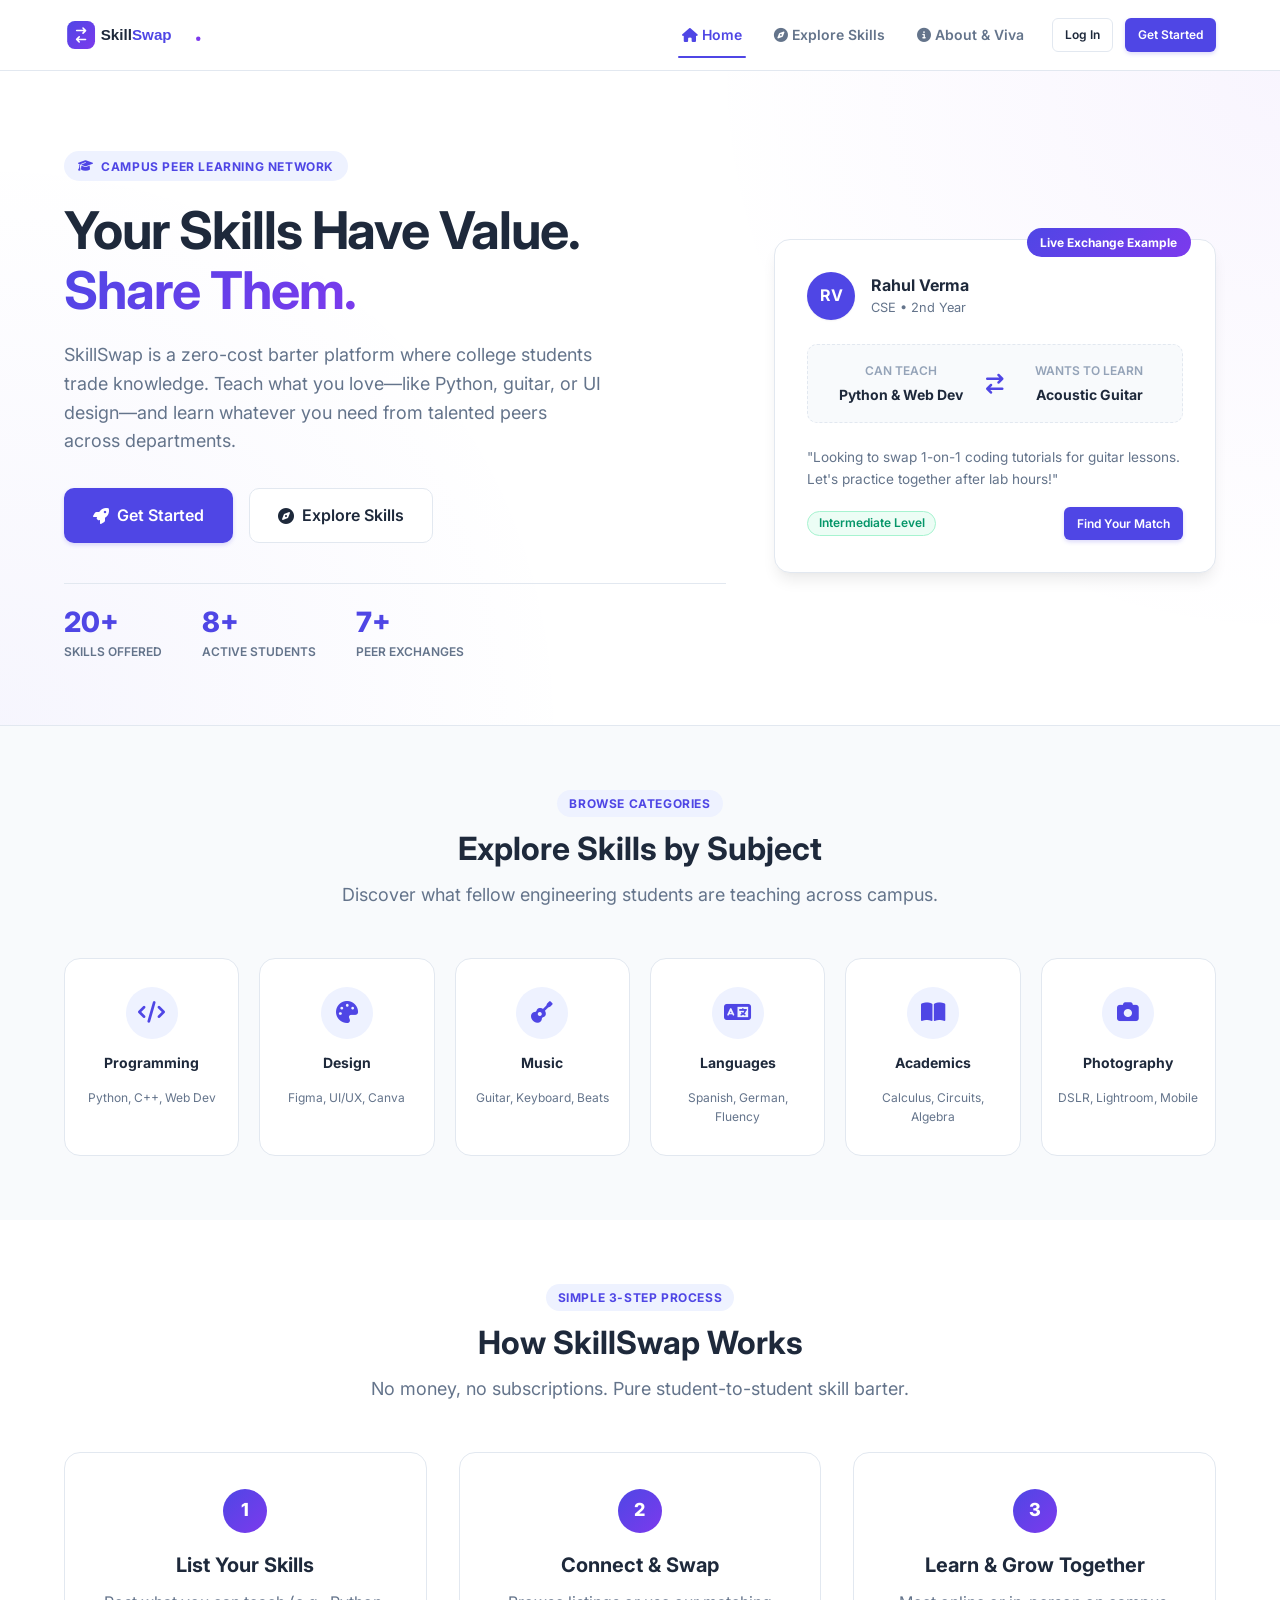
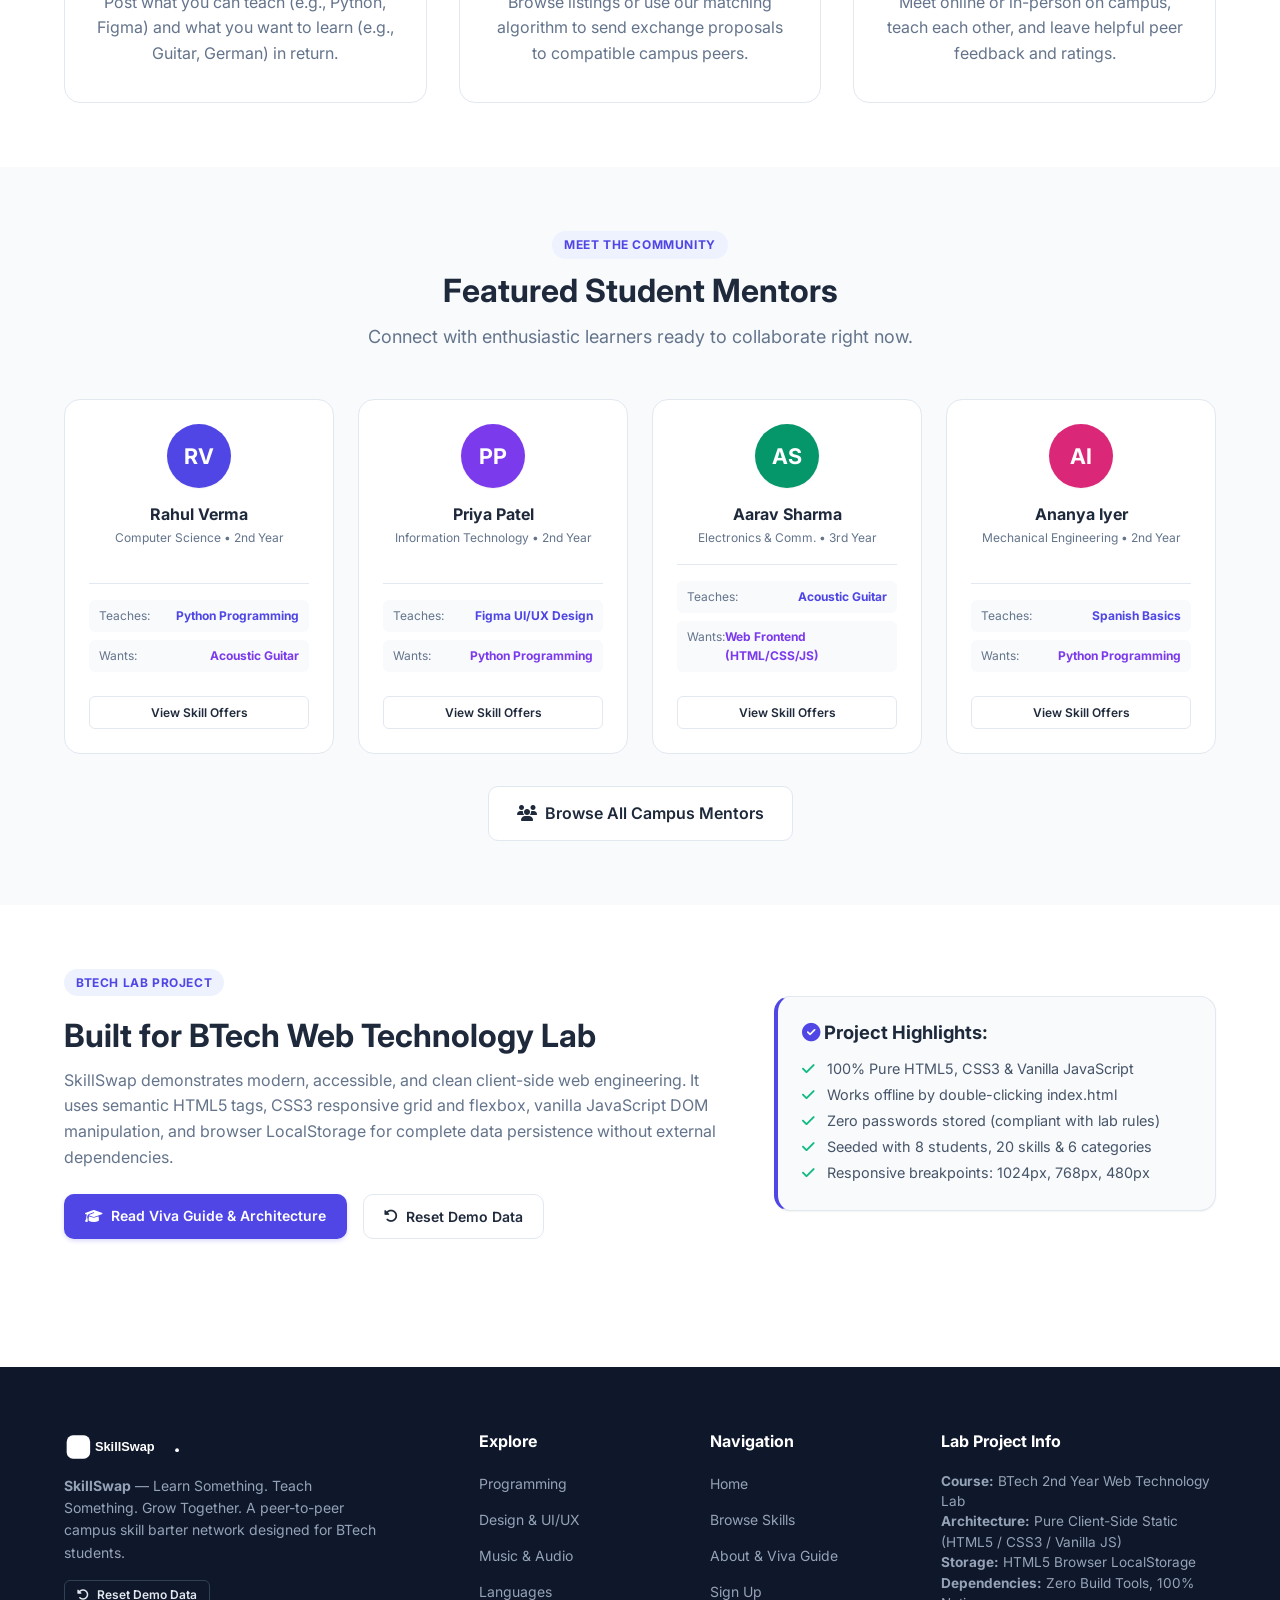
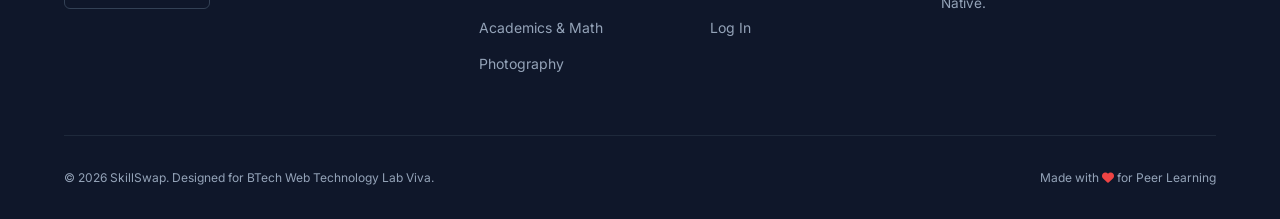
<file: index.html>
<!DOCTYPE html>
<html lang="en">
<head>
  <meta charset="UTF-8">
  <meta name="viewport" content="width=device-width, initial-scale=1.0">
  <title>SkillSwap - Learn Something. Teach Something. Grow Together.</title>
  
  <!-- Inter Font from Google Fonts -->
  <link rel="preconnect" href="https://fonts.googleapis.com">
  <link rel="preconnect" href="https://fonts.gstatic.com" crossorigin>
  <link href="https://fonts.googleapis.com/css2?family=Inter:wght@400;500;600;700;800&display=swap" rel="stylesheet">
  
  <!-- Font Awesome Icons CDN -->
  <link rel="stylesheet" href="https://cdnjs.cloudflare.com/ajax/libs/font-awesome/6.5.1/css/all.min.css">
  
  <!-- Relative Stylesheets -->
  <link rel="stylesheet" href="css/variables.css">
  <link rel="stylesheet" href="css/base.css">
  <link rel="stylesheet" href="css/components.css">
  <link rel="stylesheet" href="css/pages.css">
  <link rel="stylesheet" href="css/responsive.css">
</head>
<body>

  <!-- Dynamic Navigation Bar (rendered via ui.js) -->
  <header class="header-nav"></header>

  <main>
    <!-- 1. Hero Section -->
    <section class="hero">
      <div class="container">
        <div class="hero-grid">
          <div>
            <div class="hero-tag">
              <i class="fa-solid fa-graduation-cap"></i> Campus Peer Learning Network
            </div>
            <h1 class="hero-title">
              Your Skills Have Value. <br>
              <span class="gradient-text">Share Them.</span>
            </h1>
            <p class="hero-desc">
              SkillSwap is a zero-cost barter platform where college students trade knowledge.
              Teach what you love—like Python, guitar, or UI design—and learn whatever you need
              from talented peers across departments.
            </p>
            <div class="hero-actions">
              <a href="pages/register.html" class="btn btn-primary btn-lg">
                <i class="fa-solid fa-rocket"></i> Get Started
              </a>
              <a href="pages/explore.html" class="btn btn-outline btn-lg">
                <i class="fa-solid fa-compass"></i> Explore Skills
              </a>
            </div>
            <div class="hero-stats">
              <div class="stat-item">
                <h4 id="heroStatSkills">20+</h4>
                <p>Skills Offered</p>
              </div>
              <div class="stat-item">
                <h4 id="heroStatStudents">8+</h4>
                <p>Active Students</p>
              </div>
              <div class="stat-item">
                <h4 id="heroStatSwaps">6+</h4>
                <p>Peer Exchanges</p>
              </div>
            </div>
          </div>

          <!-- Hero Right: Interactive Showcase Preview Card -->
          <div class="hero-card-preview">
            <span class="hero-preview-badge">Live Exchange Example</span>
            <div class="flex items-center gap-2 mb-2">
              <span class="avatar avatar-md" style="background-color: #4F46E5;">RV</span>
              <div>
                <strong>Rahul Verma</strong>
                <div style="font-size: 0.8rem; color: #64748B;">CSE • 2nd Year</div>
              </div>
            </div>

            <div class="hero-preview-swap">
              <div class="swap-side">
                <span>Can Teach</span>
                <strong>Python & Web Dev</strong>
              </div>
              <div class="swap-arrow">
                <i class="fa-solid fa-arrow-right-arrow-left"></i>
              </div>
              <div class="swap-side">
                <span>Wants To Learn</span>
                <strong>Acoustic Guitar</strong>
              </div>
            </div>

            <p style="font-size: 0.85rem; color: #64748B; margin-bottom: 1rem;">
              "Looking to swap 1-on-1 coding tutorials for guitar lessons. Let's practice together after lab hours!"
            </p>

            <div class="flex items-center justify-between">
              <span class="badge badge-beginner">Intermediate Level</span>
              <a href="pages/explore.html" class="btn btn-primary btn-sm">Find Your Match</a>
            </div>
          </div>
        </div>
      </div>
    </section>

    <!-- 2. Popular Categories Section -->
    <section class="section section-alt">
      <div class="container">
        <div class="section-title-wrap">
          <span class="section-badge">Browse Categories</span>
          <h2 class="section-title">Explore Skills by Subject</h2>
          <p class="section-subtitle">Discover what fellow engineering students are teaching across campus.</p>
        </div>

        <div class="category-grid">
          <a href="pages/explore.html?category=Programming" class="category-card">
            <div class="category-icon"><i class="fa-solid fa-code"></i></div>
            <div class="category-title">Programming</div>
            <div class="category-count">Python, C++, Web Dev</div>
          </a>

          <a href="pages/explore.html?category=Design" class="category-card">
            <div class="category-icon"><i class="fa-solid fa-palette"></i></div>
            <div class="category-title">Design</div>
            <div class="category-count">Figma, UI/UX, Canva</div>
          </a>

          <a href="pages/explore.html?category=Music" class="category-card">
            <div class="category-icon"><i class="fa-solid fa-guitar"></i></div>
            <div class="category-title">Music</div>
            <div class="category-count">Guitar, Keyboard, Beats</div>
          </a>

          <a href="pages/explore.html?category=Languages" class="category-card">
            <div class="category-icon"><i class="fa-solid fa-language"></i></div>
            <div class="category-title">Languages</div>
            <div class="category-count">Spanish, German, Fluency</div>
          </a>

          <a href="pages/explore.html?category=Academics" class="category-card">
            <div class="category-icon"><i class="fa-solid fa-book-open"></i></div>
            <div class="category-title">Academics</div>
            <div class="category-count">Calculus, Circuits, Algebra</div>
          </a>

          <a href="pages/explore.html?category=Photography" class="category-card">
            <div class="category-icon"><i class="fa-solid fa-camera"></i></div>
            <div class="category-title">Photography</div>
            <div class="category-count">DSLR, Lightroom, Mobile</div>
          </a>
        </div>
      </div>
    </section>

    <!-- 3. How It Works (3 Steps) -->
    <section class="section">
      <div class="container">
        <div class="section-title-wrap">
          <span class="section-badge">Simple 3-Step Process</span>
          <h2 class="section-title">How SkillSwap Works</h2>
          <p class="section-subtitle">No money, no subscriptions. Pure student-to-student skill barter.</p>
        </div>

        <div class="steps-grid">
          <div class="step-card card-hover">
            <div class="step-number">1</div>
            <h3 class="step-title">List Your Skills</h3>
            <p>Post what you can teach (e.g., Python, Figma) and what you want to learn (e.g., Guitar, German) in return.</p>
          </div>

          <div class="step-card card-hover">
            <div class="step-number">2</div>
            <h3 class="step-title">Connect & Swap</h3>
            <p>Browse listings or use our matching algorithm to send exchange proposals to compatible campus peers.</p>
          </div>

          <div class="step-card card-hover">
            <div class="step-number">3</div>
            <h3 class="step-title">Learn & Grow Together</h3>
            <p>Meet online or in-person on campus, teach each other, and leave helpful peer feedback and ratings.</p>
          </div>
        </div>
      </div>
    </section>

    <!-- 4. Featured Students Section -->
    <section class="section section-alt">
      <div class="container">
        <div class="section-title-wrap">
          <span class="section-badge">Meet the Community</span>
          <h2 class="section-title">Featured Student Mentors</h2>
          <p class="section-subtitle">Connect with enthusiastic learners ready to collaborate right now.</p>
        </div>

        <!-- Rendered dynamically by main.js -->
        <div class="students-grid" id="featuredStudentsGrid"></div>

        <div class="text-center mt-4">
          <a href="pages/explore.html" class="btn btn-outline btn-lg">
            <i class="fa-solid fa-users"></i> Browse All Campus Mentors
          </a>
        </div>
      </div>
    </section>

    <!-- 5. About Preview Section -->
    <section class="section">
      <div class="container">
        <div class="hero-grid" style="align-items: center;">
          <div>
            <span class="section-badge">BTech Lab Project</span>
            <h2 class="section-title" style="margin-top: 0.5rem;">Built for BTech Web Technology Lab</h2>
            <p>
              SkillSwap demonstrates modern, accessible, and clean client-side web engineering.
              It uses semantic HTML5 tags, CSS3 responsive grid and flexbox, vanilla JavaScript DOM manipulation,
              and browser LocalStorage for complete data persistence without external dependencies.
            </p>
            <div class="flex gap-2 mt-3">
              <a href="pages/about.html" class="btn btn-primary">
                <i class="fa-solid fa-graduation-cap"></i> Read Viva Guide & Architecture
              </a>
              <button onclick="resetDemoData()" class="btn btn-outline btn-reset-demo">
                <i class="fa-solid fa-rotate-left"></i> Reset Demo Data
              </button>
            </div>
          </div>

          <div class="card" style="background-color: var(--color-bg-alt); border-left: 4px solid var(--color-primary);">
            <h3 style="font-size: 1.15rem; margin-bottom: 0.75rem;">
              <i class="fa-solid fa-circle-check" style="color: var(--color-primary);"></i> Project Highlights:
            </h3>
            <ul style="font-size: 0.9rem; line-height: 1.8; color: #475569;">
              <li><i class="fa-solid fa-check" style="color: #10B981; margin-right: 0.5rem;"></i> 100% Pure HTML5, CSS3 & Vanilla JavaScript</li>
              <li><i class="fa-solid fa-check" style="color: #10B981; margin-right: 0.5rem;"></i> Works offline by double-clicking index.html</li>
              <li><i class="fa-solid fa-check" style="color: #10B981; margin-right: 0.5rem;"></i> Zero passwords stored (compliant with lab rules)</li>
              <li><i class="fa-solid fa-check" style="color: #10B981; margin-right: 0.5rem;"></i> Seeded with 8 students, 20 skills & 6 categories</li>
              <li><i class="fa-solid fa-check" style="color: #10B981; margin-right: 0.5rem;"></i> Responsive breakpoints: 1024px, 768px, 480px</li>
            </ul>
          </div>
        </div>
      </div>
    </section>
  </main>

  <!-- Dynamic Footer (rendered via ui.js) -->
  <footer class="footer"></footer>

  <!-- Toast Notification Container -->
  <div class="toast-container"></div>

  <!-- Scripts in strict required order: storage, ui, auth, skills, matching, requests, reviews, main -->
  <script src="js/storage.js"></script>
  <script src="js/ui.js"></script>
  <script src="js/auth.js"></script>
  <script src="js/skills.js"></script>
  <script src="js/matching.js"></script>
  <script src="js/requests.js"></script>
  <script src="js/reviews.js"></script>
  <script src="js/main.js"></script>
</body>
</html>
</file>
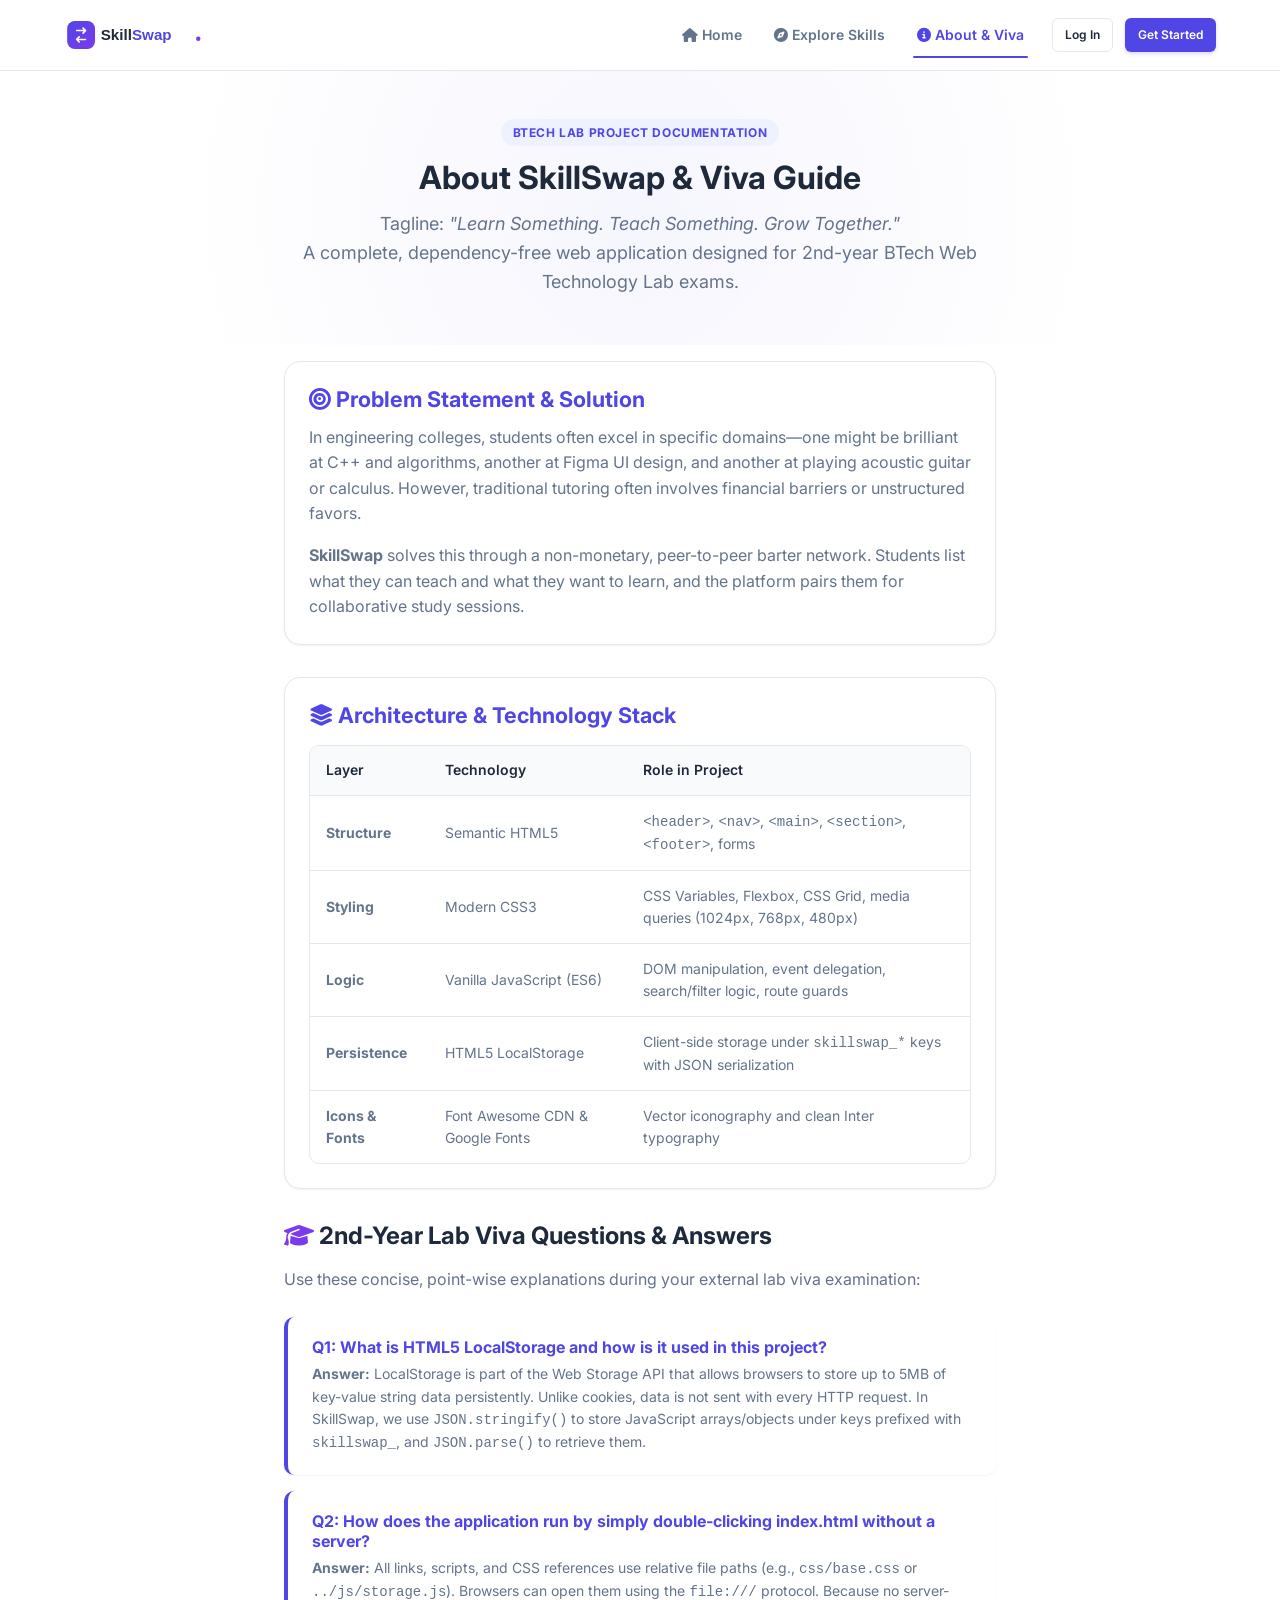
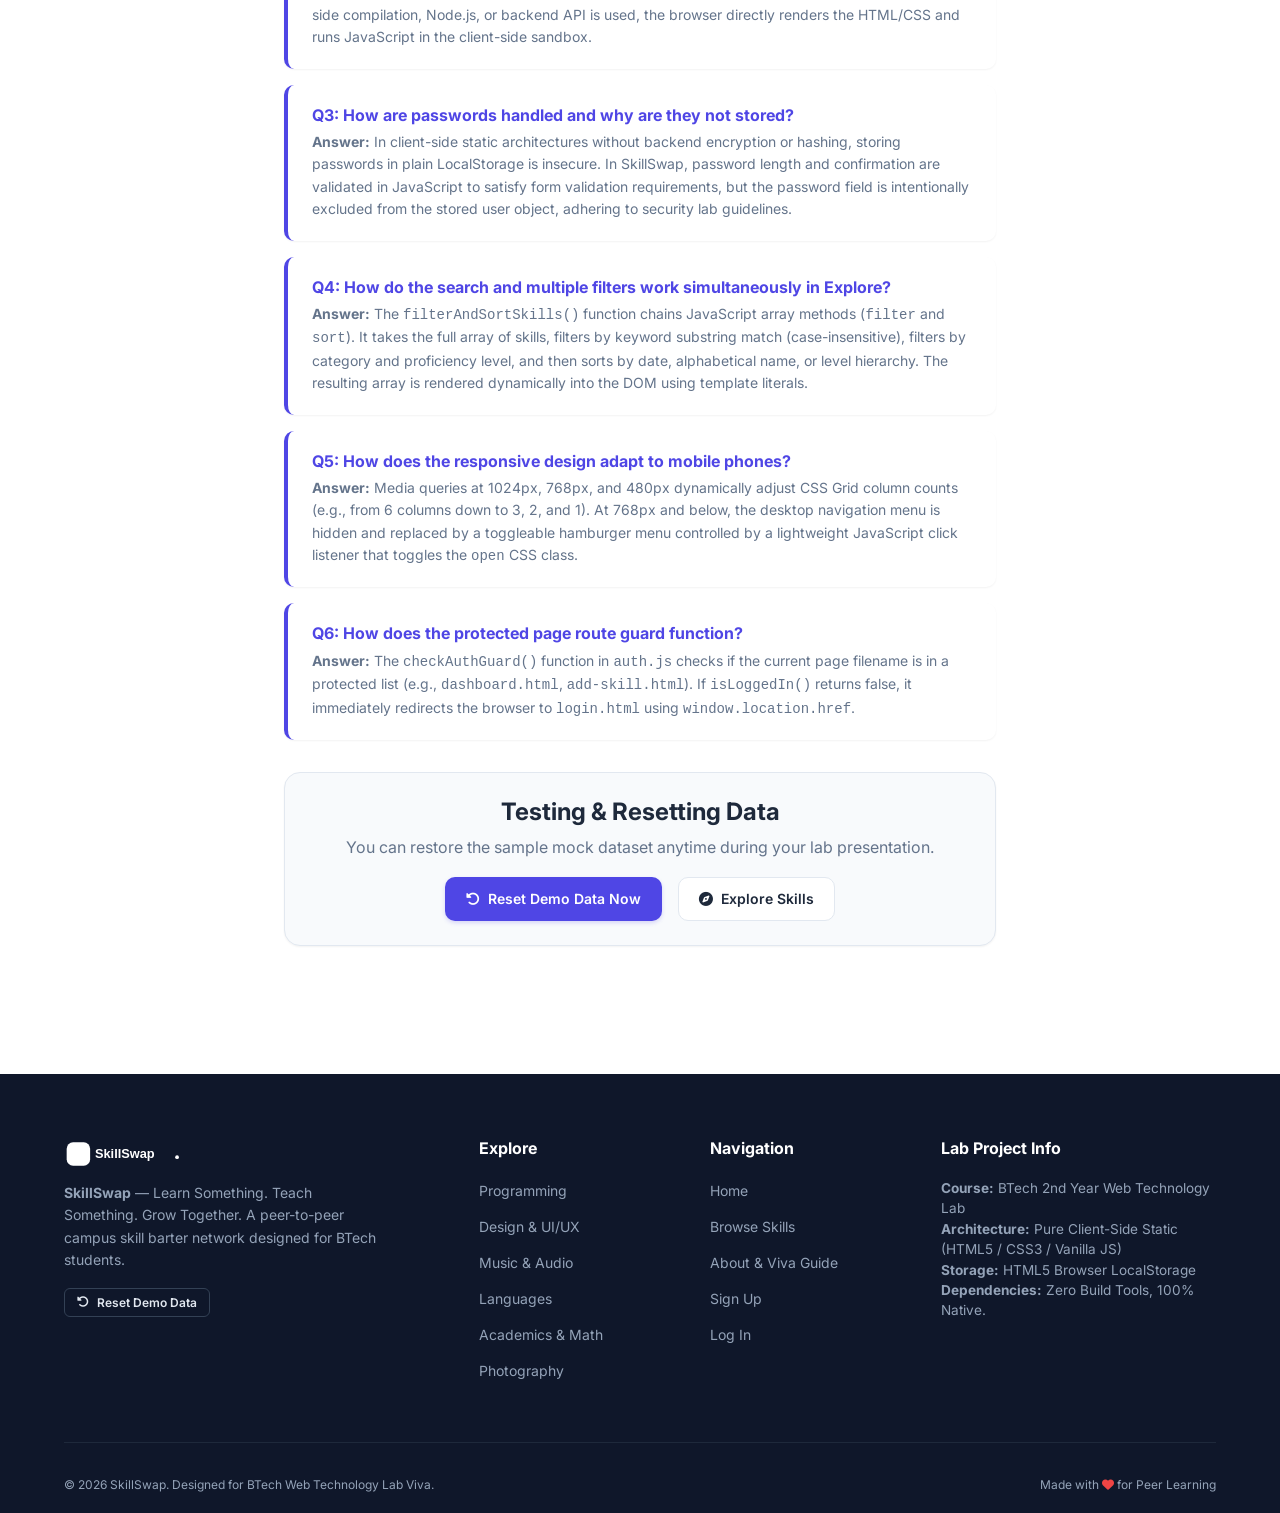
<file: pages/about.html>
<!DOCTYPE html>
<html lang="en">
<head>
  <meta charset="UTF-8">
  <meta name="viewport" content="width=device-width, initial-scale=1.0">
  <title>About & Viva Preparation Guide - SkillSwap</title>
  
  <!-- Inter Font from Google Fonts -->
  <link rel="preconnect" href="https://fonts.googleapis.com">
  <link rel="preconnect" href="https://fonts.gstatic.com" crossorigin>
  <link href="https://fonts.googleapis.com/css2?family=Inter:wght@400;500;600;700;800&display=swap" rel="stylesheet">
  
  <!-- Font Awesome Icons CDN -->
  <link rel="stylesheet" href="https://cdnjs.cloudflare.com/ajax/libs/font-awesome/6.5.1/css/all.min.css">
  
  <!-- Relative Stylesheets (using ../ from pages/) -->
  <link rel="stylesheet" href="../css/variables.css">
  <link rel="stylesheet" href="../css/base.css">
  <link rel="stylesheet" href="../css/components.css">
  <link rel="stylesheet" href="../css/pages.css">
  <link rel="stylesheet" href="../css/responsive.css">
</head>
<body>

  <!-- Dynamic Navigation Bar (rendered via ui.js) -->
  <header class="header-nav"></header>

  <main>
    <section class="about-hero">
      <div class="container container-narrow">
        <span class="section-badge">BTech Lab Project Documentation</span>
        <h1 class="section-title">About SkillSwap & Viva Guide</h1>
        <p class="section-subtitle">
          Tagline: <em>"Learn Something. Teach Something. Grow Together."</em><br>
          A complete, dependency-free web application designed for 2nd-year BTech Web Technology Lab exams.
        </p>
      </div>
    </section>

    <section class="section" style="padding-top: 1rem;">
      <div class="container container-narrow">
        
        <!-- Project Vision Card -->
        <div class="card mb-4">
          <h2 style="font-size: 1.35rem; margin-bottom: 0.75rem; color: var(--color-primary);">
            <i class="fa-solid fa-bullseye"></i> Problem Statement & Solution
          </h2>
          <p>
            In engineering colleges, students often excel in specific domains—one might be brilliant at C++ and algorithms,
            another at Figma UI design, and another at playing acoustic guitar or calculus. However, traditional tutoring
            often involves financial barriers or unstructured favors.
          </p>
          <p>
            <strong>SkillSwap</strong> solves this through a non-monetary, peer-to-peer barter network.
            Students list what they can teach and what they want to learn, and the platform pairs them for collaborative study sessions.
          </p>
        </div>

        <!-- Technical Architecture Overview -->
        <div class="card mb-4">
          <h2 style="font-size: 1.35rem; margin-bottom: 1rem; color: var(--color-primary);">
            <i class="fa-solid fa-layer-group"></i> Architecture & Technology Stack
          </h2>
          <div class="table-responsive">
            <table class="table">
              <thead>
                <tr>
                  <th>Layer</th>
                  <th>Technology</th>
                  <th>Role in Project</th>
                </tr>
              </thead>
              <tbody>
                <tr>
                  <td><strong>Structure</strong></td>
                  <td>Semantic HTML5</td>
                  <td><code>&lt;header&gt;</code>, <code>&lt;nav&gt;</code>, <code>&lt;main&gt;</code>, <code>&lt;section&gt;</code>, <code>&lt;footer&gt;</code>, forms</td>
                </tr>
                <tr>
                  <td><strong>Styling</strong></td>
                  <td>Modern CSS3</td>
                  <td>CSS Variables, Flexbox, CSS Grid, media queries (1024px, 768px, 480px)</td>
                </tr>
                <tr>
                  <td><strong>Logic</strong></td>
                  <td>Vanilla JavaScript (ES6)</td>
                  <td>DOM manipulation, event delegation, search/filter logic, route guards</td>
                </tr>
                <tr>
                  <td><strong>Persistence</strong></td>
                  <td>HTML5 LocalStorage</td>
                  <td>Client-side storage under <code>skillswap_*</code> keys with JSON serialization</td>
                </tr>
                <tr>
                  <td><strong>Icons & Fonts</strong></td>
                  <td>Font Awesome CDN & Google Fonts</td>
                  <td>Vector iconography and clean Inter typography</td>
                </tr>
              </tbody>
            </table>
          </div>
        </div>

        <!-- Comprehensive Viva Questions and Answers -->
        <div class="mb-4">
          <h2 style="font-size: 1.5rem; margin-bottom: 1rem;">
            <i class="fa-solid fa-graduation-cap" style="color: var(--color-secondary);"></i>
            2nd-Year Lab Viva Questions & Answers
          </h2>
          <p style="margin-bottom: 1.5rem;">
            Use these concise, point-wise explanations during your external lab viva examination:
          </p>

          <div class="viva-card">
            <h4>Q1: What is HTML5 LocalStorage and how is it used in this project?</h4>
            <p>
              <strong>Answer:</strong> LocalStorage is part of the Web Storage API that allows browsers to store up to 5MB of key-value string data persistently. Unlike cookies, data is not sent with every HTTP request. In SkillSwap, we use <code>JSON.stringify()</code> to store JavaScript arrays/objects under keys prefixed with <code>skillswap_</code>, and <code>JSON.parse()</code> to retrieve them.
            </p>
          </div>

          <div class="viva-card">
            <h4>Q2: How does the application run by simply double-clicking index.html without a server?</h4>
            <p>
              <strong>Answer:</strong> All links, scripts, and CSS references use relative file paths (e.g., <code>css/base.css</code> or <code>../js/storage.js</code>). Browsers can open them using the <code>file:///</code> protocol. Because no server-side compilation, Node.js, or backend API is used, the browser directly renders the HTML/CSS and runs JavaScript in the client-side sandbox.
            </p>
          </div>

          <div class="viva-card">
            <h4>Q3: How are passwords handled and why are they not stored?</h4>
            <p>
              <strong>Answer:</strong> In client-side static architectures without backend encryption or hashing, storing passwords in plain LocalStorage is insecure. In SkillSwap, password length and confirmation are validated in JavaScript to satisfy form validation requirements, but the password field is intentionally excluded from the stored user object, adhering to security lab guidelines.
            </p>
          </div>

          <div class="viva-card">
            <h4>Q4: How do the search and multiple filters work simultaneously in Explore?</h4>
            <p>
              <strong>Answer:</strong> The <code>filterAndSortSkills()</code> function chains JavaScript array methods (<code>filter</code> and <code>sort</code>). It takes the full array of skills, filters by keyword substring match (case-insensitive), filters by category and proficiency level, and then sorts by date, alphabetical name, or level hierarchy. The resulting array is rendered dynamically into the DOM using template literals.
            </p>
          </div>

          <div class="viva-card">
            <h4>Q5: How does the responsive design adapt to mobile phones?</h4>
            <p>
              <strong>Answer:</strong> Media queries at 1024px, 768px, and 480px dynamically adjust CSS Grid column counts (e.g., from 6 columns down to 3, 2, and 1). At 768px and below, the desktop navigation menu is hidden and replaced by a toggleable hamburger menu controlled by a lightweight JavaScript click listener that toggles the <code>open</code> CSS class.
            </p>
          </div>

          <div class="viva-card">
            <h4>Q6: How does the protected page route guard function?</h4>
            <p>
              <strong>Answer:</strong> The <code>checkAuthGuard()</code> function in <code>auth.js</code> checks if the current page filename is in a protected list (e.g., <code>dashboard.html</code>, <code>add-skill.html</code>). If <code>isLoggedIn()</code> returns false, it immediately redirects the browser to <code>login.html</code> using <code>window.location.href</code>.
            </p>
          </div>
        </div>

        <!-- Demonstration Controls -->
        <div class="card text-center" style="background-color: var(--color-bg-alt);">
          <h3 style="margin-bottom: 0.5rem;">Testing & Resetting Data</h3>
          <p style="margin-bottom: 1rem;">
            You can restore the sample mock dataset anytime during your lab presentation.
          </p>
          <div class="flex justify-center gap-2">
            <button onclick="resetDemoData()" class="btn btn-primary btn-reset-demo">
              <i class="fa-solid fa-rotate-left"></i> Reset Demo Data Now
            </button>
            <a href="explore.html" class="btn btn-outline">
              <i class="fa-solid fa-compass"></i> Explore Skills
            </a>
          </div>
        </div>

      </div>
    </section>
  </main>

  <!-- Dynamic Footer (rendered via ui.js) -->
  <footer class="footer"></footer>

  <!-- Toast Notification Container -->
  <div class="toast-container"></div>

  <!-- Scripts in required order -->
  <script src="../js/storage.js"></script>
  <script src="../js/ui.js"></script>
  <script src="../js/auth.js"></script>
  <script src="../js/skills.js"></script>
  <script src="../js/matching.js"></script>
  <script src="../js/requests.js"></script>
  <script src="../js/reviews.js"></script>
  <script src="../js/main.js"></script>
</body>
</html>
</file>
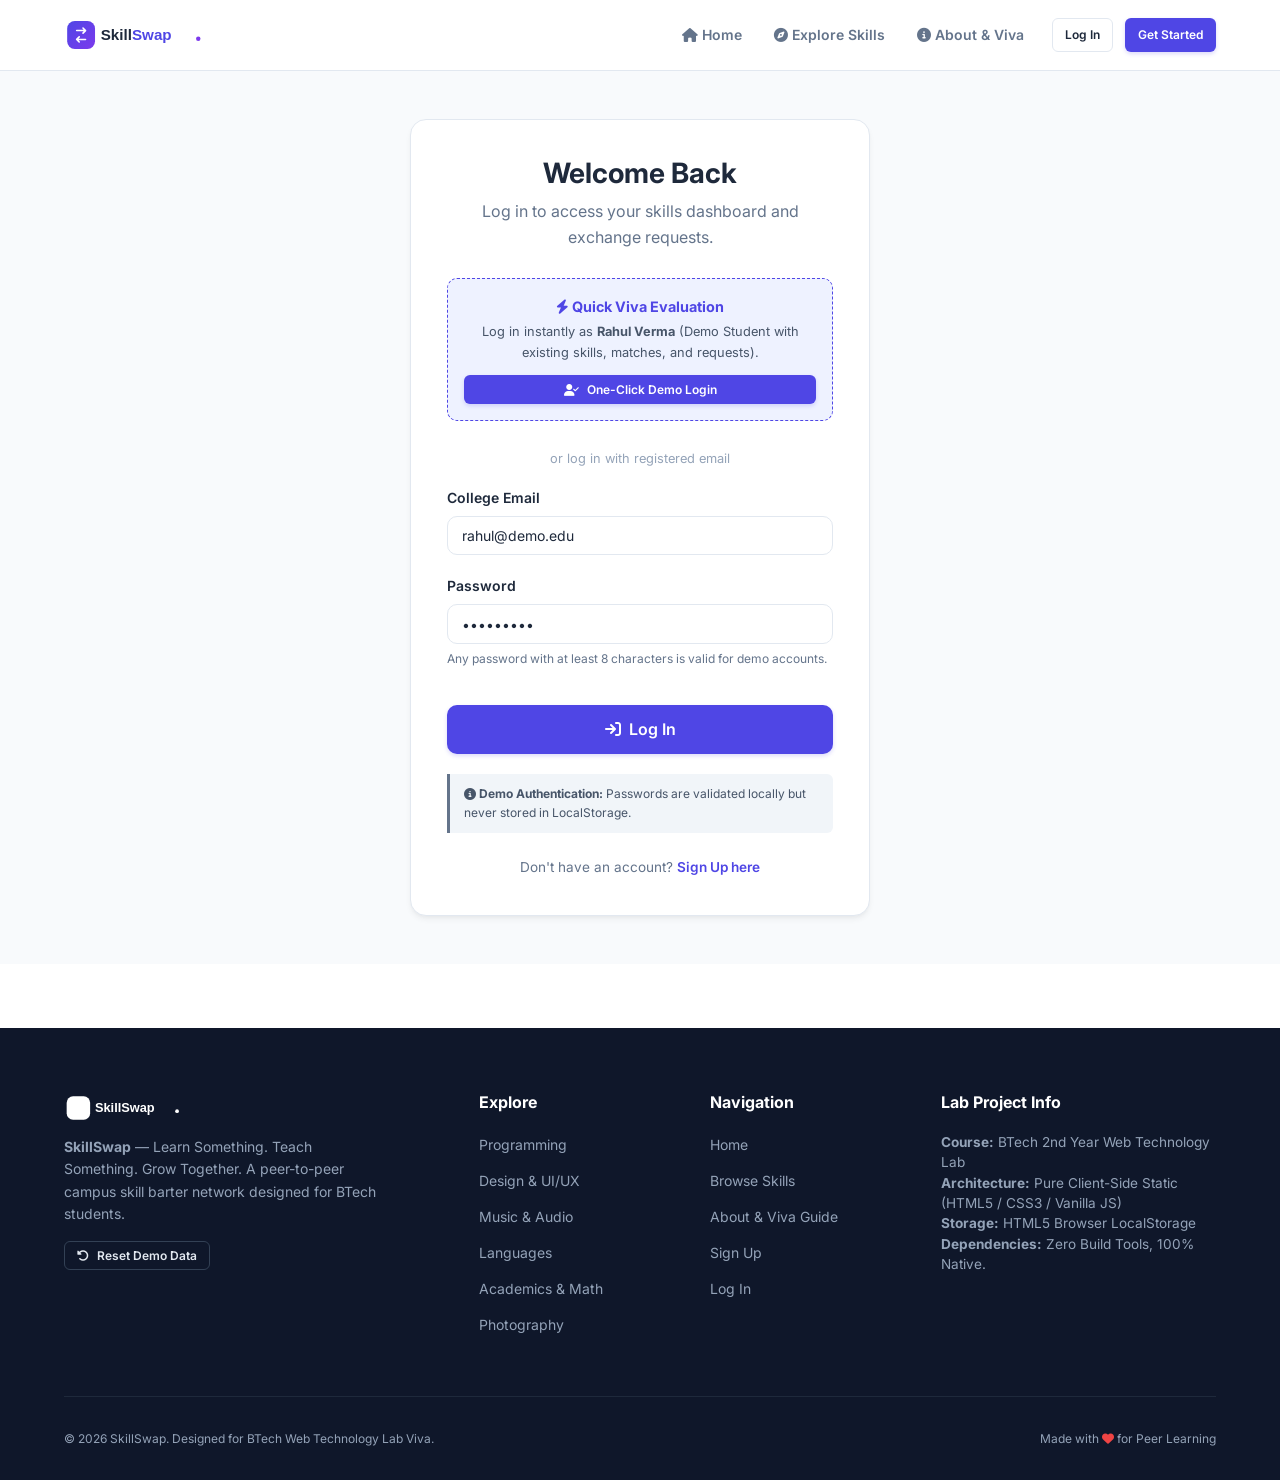
<file: pages/add-skill.html>
<!DOCTYPE html>
<html lang="en">
<head>
  <meta charset="UTF-8">
  <meta name="viewport" content="width=device-width, initial-scale=1.0">
  <title>Add / Manage Skills - SkillSwap</title>
  
  <!-- Inter Font from Google Fonts -->
  <link rel="preconnect" href="https://fonts.googleapis.com">
  <link rel="preconnect" href="https://fonts.gstatic.com" crossorigin>
  <link href="https://fonts.googleapis.com/css2?family=Inter:wght@400;500;600;700;800&display=swap" rel="stylesheet">
  
  <!-- Font Awesome Icons CDN -->
  <link rel="stylesheet" href="https://cdnjs.cloudflare.com/ajax/libs/font-awesome/6.5.1/css/all.min.css">
  
  <!-- Relative Stylesheets -->
  <link rel="stylesheet" href="../css/variables.css">
  <link rel="stylesheet" href="../css/base.css">
  <link rel="stylesheet" href="../css/components.css">
  <link rel="stylesheet" href="../css/pages.css">
  <link rel="stylesheet" href="../css/responsive.css">
</head>
<body>

  <!-- Dynamic Navigation Bar (rendered via ui.js) -->
  <header class="header-nav"></header>

  <main class="section" style="padding-top: 2.5rem;">
    <div class="container container-narrow">

      <!-- Page Header -->
      <div class="mb-4">
        <h1 style="font-size: 2rem; margin-bottom: 0.35rem;">Manage Your Skills</h1>
        <p>Offer a skill you can teach, specify what you want to learn in exchange, and manage your campus listings.</p>
      </div>

      <!-- Add / Edit Skill Card -->
      <div class="card mb-4" id="skillFormCard">
        <div class="card-header">
          <h2 style="font-size: 1.25rem;">
            <i class="fa-solid fa-chalkboard-user" style="color: var(--color-primary);"></i>
            <span id="formTitleText">Post a Skill Listing</span>
          </h2>
          <span class="badge badge-category">Instant LocalStorage Sync</span>
        </div>

        <form id="addSkillForm" novalidate>
          <input type="hidden" id="editingSkillId" value="">

          <!-- Section 1: Skill I Can Teach -->
          <div style="border-bottom: 1px solid var(--color-border); padding-bottom: 1rem; margin-bottom: 1.25rem;">
            <h3 style="font-size: 1rem; color: var(--color-primary); margin-bottom: 0.75rem;">
              <i class="fa-solid fa-award"></i> 1. Skill You Can Teach
            </h3>

            <div class="form-group">
              <label for="offeredSkill" class="form-label">Skill Name</label>
              <input type="text" id="offeredSkill" class="form-input" placeholder="e.g., Python Basics, Figma UI Design, Acoustic Guitar" required>
              <div class="form-error" id="offeredSkillError">Please enter the skill name.</div>
            </div>

            <div class="form-two-col">
              <div class="form-group">
                <label for="offeredCategory" class="form-label">Category</label>
                <select id="offeredCategory" class="form-select" required>
                  <option value="">Select Category</option>
                  <option value="Programming">Programming</option>
                  <option value="Design">Design</option>
                  <option value="Music">Music</option>
                  <option value="Languages">Languages</option>
                  <option value="Academics">Academics</option>
                  <option value="Photography">Photography</option>
                </select>
                <div class="form-error" id="offeredCategoryError">Please select a category.</div>
              </div>

              <div class="form-group">
                <label for="offeredLevel" class="form-label">Your Proficiency Level</label>
                <select id="offeredLevel" class="form-select" required>
                  <option value="">Select Level</option>
                  <option value="Beginner">Beginner (Fundamentals)</option>
                  <option value="Intermediate" selected>Intermediate (Hands-on)</option>
                  <option value="Advanced">Advanced (Projects/Expertise)</option>
                </select>
                <div class="form-error" id="offeredLevelError">Please choose your level.</div>
              </div>
            </div>

            <div class="form-group">
              <label for="description" class="form-label">Description & What You'll Cover</label>
              <textarea id="description" class="form-textarea" rows="3" placeholder="Explain what topics you can teach, sample exercises, or lab assignments you can guide with..." required></textarea>
              <div class="form-error" id="descriptionError">Please provide a short description (at least 10 characters).</div>
            </div>
          </div>

          <!-- Section 2: Skill I Want to Learn -->
          <div style="margin-bottom: 1.5rem;">
            <h3 style="font-size: 1rem; color: var(--color-secondary); margin-bottom: 0.75rem;">
              <i class="fa-solid fa-arrow-right-arrow-left"></i> 2. What You Want in Return
            </h3>

            <div class="form-two-col">
              <div class="form-group">
                <label for="wantedSkill" class="form-label">Skill Desired</label>
                <input type="text" id="wantedSkill" class="form-input" placeholder="e.g., Acoustic Guitar, Spanish, Engineering Math" required>
                <div class="form-error" id="wantedSkillError">Please specify the skill you want to learn.</div>
              </div>

              <div class="form-group">
                <label for="learningMode" class="form-label">Exchange Mode</label>
                <select id="learningMode" class="form-select">
                  <option value="Both">Both (Online or In-Person)</option>
                  <option value="In-Person">In-Person (Campus Library / Labs)</option>
                  <option value="Online">Online (Google Meet / Zoom)</option>
                </select>
              </div>
            </div>
          </div>

          <!-- Form Action Buttons -->
          <div class="flex items-center gap-2">
            <button type="submit" id="submitSkillBtn" class="btn btn-primary btn-lg">
              <i class="fa-solid fa-plus-circle"></i> Publish Skill Listing
            </button>
            <button type="button" id="cancelEditBtn" class="btn btn-outline btn-lg" style="display: none;">
              Cancel Edit
            </button>
          </div>
        </form>
      </div>

      <!-- My Existing Listings Table -->
      <div>
        <div class="flex items-center justify-between mb-2">
          <h2 style="font-size: 1.35rem;">
            My Published Listings (<span id="mySkillsCount">0</span>)
          </h2>
          <span style="font-size: 0.85rem; color: #64748B;">
            Edits update immediately across Explore & Matches
          </span>
        </div>

        <div class="table-responsive">
          <table class="table">
            <thead>
              <tr>
                <th>Offered Skill</th>
                <th>Category</th>
                <th>Level</th>
                <th>Wanted In Return</th>
                <th>Mode</th>
                <th>Actions</th>
              </tr>
            </thead>
            <tbody id="mySkillsTableBody">
              <!-- Dynamically populated by skills.js -->
            </tbody>
          </table>
        </div>
      </div>

    </div>
  </main>

  <!-- Dynamic Footer (rendered via ui.js) -->
  <footer class="footer"></footer>

  <!-- Toast Container -->
  <div class="toast-container"></div>

  <!-- Scripts in required order -->
  <script src="../js/storage.js"></script>
  <script src="../js/ui.js"></script>
  <script src="../js/auth.js"></script>
  <script src="../js/skills.js"></script>
  <script src="../js/matching.js"></script>
  <script src="../js/requests.js"></script>
  <script src="../js/reviews.js"></script>
  <script src="../js/main.js"></script>
</body>
</html>
</file>
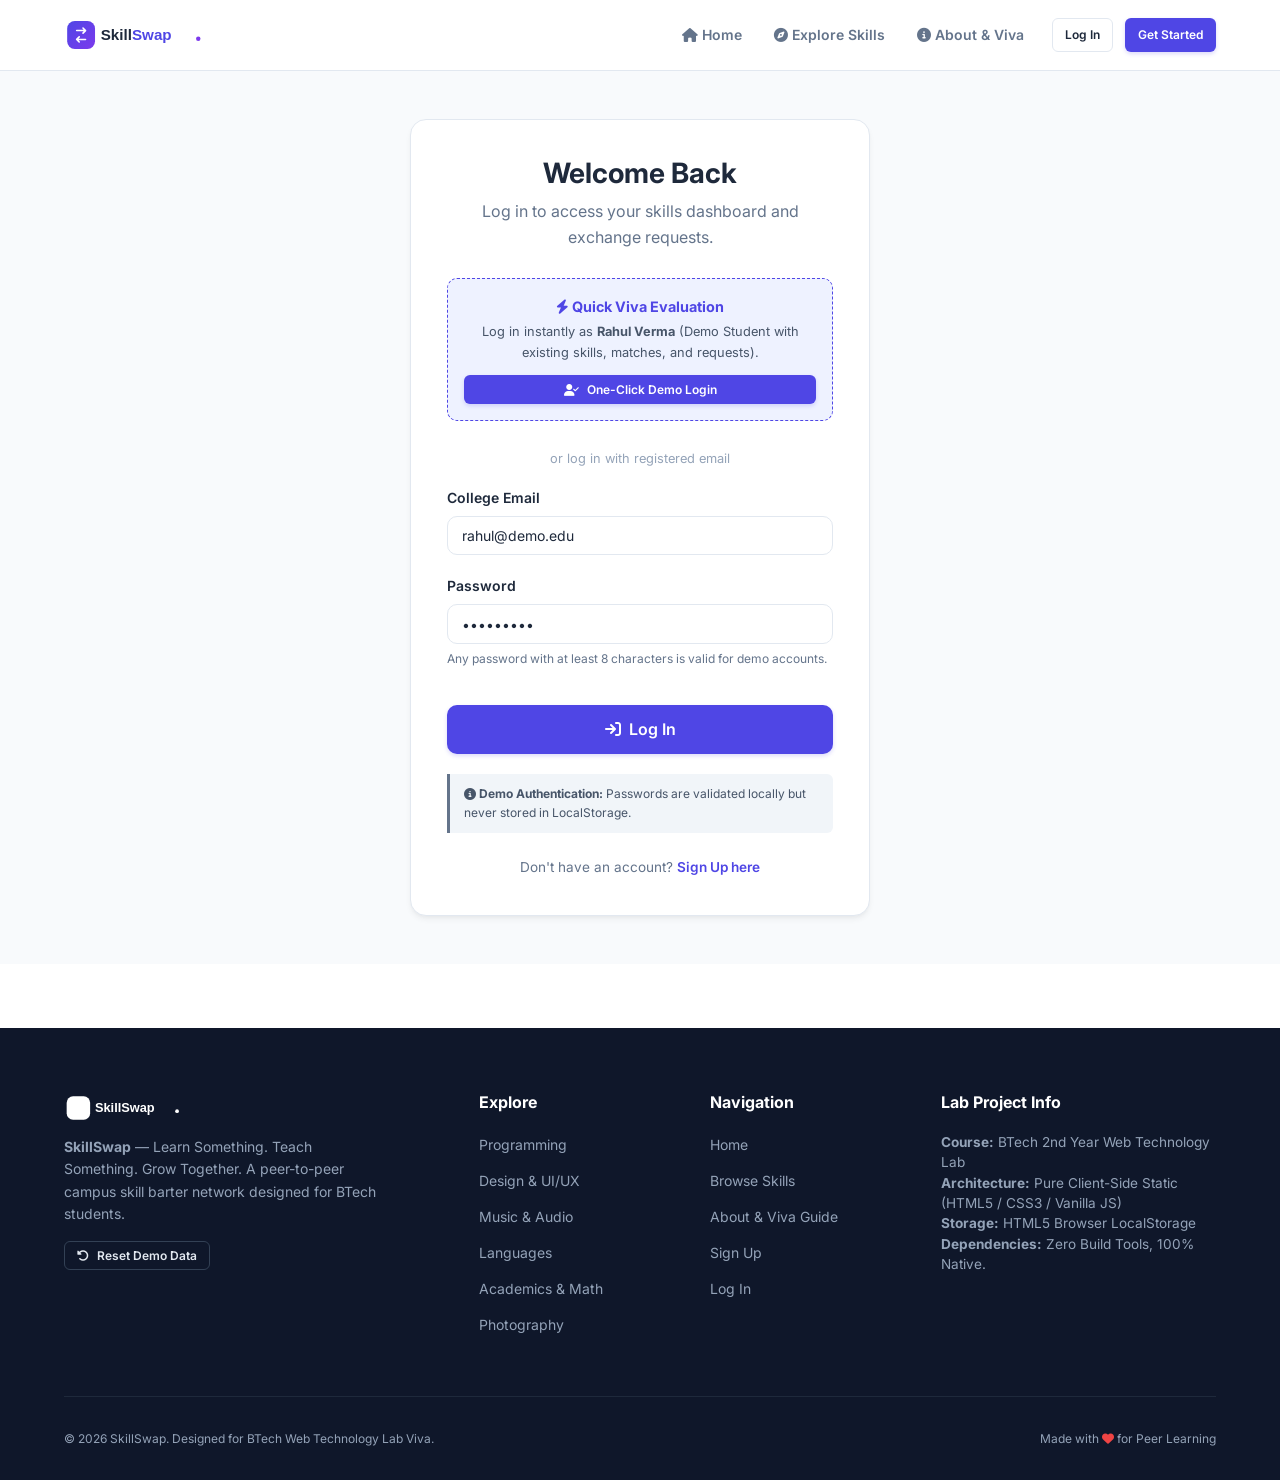
<file: pages/dashboard.html>
<!DOCTYPE html>
<html lang="en">
<head>
  <meta charset="UTF-8">
  <meta name="viewport" content="width=device-width, initial-scale=1.0">
  <title>Student Dashboard - SkillSwap</title>
  
  <!-- Inter Font from Google Fonts -->
  <link rel="preconnect" href="https://fonts.googleapis.com">
  <link rel="preconnect" href="https://fonts.gstatic.com" crossorigin>
  <link href="https://fonts.googleapis.com/css2?family=Inter:wght@400;500;600;700;800&display=swap" rel="stylesheet">
  
  <!-- Font Awesome Icons CDN -->
  <link rel="stylesheet" href="https://cdnjs.cloudflare.com/ajax/libs/font-awesome/6.5.1/css/all.min.css">
  
  <!-- Relative Stylesheets -->
  <link rel="stylesheet" href="../css/variables.css">
  <link rel="stylesheet" href="../css/base.css">
  <link rel="stylesheet" href="../css/components.css">
  <link rel="stylesheet" href="../css/pages.css">
  <link rel="stylesheet" href="../css/responsive.css">
</head>
<body>

  <!-- Dynamic Navigation Bar (rendered via ui.js) -->
  <header class="header-nav"></header>

  <main class="section" style="padding-top: 2.5rem;">
    <div class="container">

      <!-- Profile Summary Banner Card -->
      <div class="card mb-4">
        <div class="flex items-center justify-between" style="flex-wrap: wrap; gap: 1.5rem;">
          <div class="flex items-center gap-3" style="flex-wrap: wrap;">
            <div id="dashAvatarWrap">
              <span class="avatar avatar-lg" style="background-color: #4F46E5;">SS</span>
            </div>
            <div>
              <div class="flex items-center gap-2 mb-1">
                <h1 style="font-size: 1.75rem; margin-bottom: 0;">
                  Welcome, <span id="dashWelcomeName" style="color: var(--color-primary);">Student</span>!
                </h1>
                <span id="dashProfileRating" class="badge badge-accepted" style="font-size: 0.8rem;">
                  <i class="fa-solid fa-star"></i> 5.0
                </span>
              </div>
              <div id="dashProfileMeta" style="font-size: 0.9rem; color: #64748B; margin-bottom: 0.35rem;">
                Department • Year
              </div>
              <p id="dashProfileBio" style="font-size: 0.85rem; color: #475569; max-width: 600px; margin-bottom: 0;">
                Engineering student passionate about collaborative peer learning.
              </p>
            </div>
          </div>

          <div class="flex gap-1" style="align-items: center; flex-wrap: wrap;">
            <a href="add-skill.html" class="btn btn-primary btn-sm">
              <i class="fa-solid fa-plus-circle"></i> Teach a Skill
            </a>
            <a href="matches.html" class="btn btn-outline btn-sm">
              <i class="fa-solid fa-bolt"></i> Smart Matches
            </a>
            <a href="profile.html" class="btn btn-ghost btn-sm" title="View Full Profile">
              <i class="fa-solid fa-id-card"></i> Profile
            </a>
          </div>
        </div>
      </div>

      <!-- Real Calculated Requests Metrics Grid (Total, Pending, Accepted, Completed) -->
      <div class="dashboard-stats-grid mb-4">
        <div class="dash-stat-card card-hover">
          <div class="dash-stat-icon" style="background-color: #EEF2FF; color: #4F46E5;">
            <i class="fa-solid fa-arrows-rotate"></i>
          </div>
          <div class="dash-stat-info">
            <h3 id="dashStatTotal">0</h3>
            <span>Total Requests</span>
          </div>
        </div>

        <div class="dash-stat-card card-hover">
          <div class="dash-stat-icon" style="background-color: #FFFBEB; color: #D97706;">
            <i class="fa-solid fa-clock"></i>
          </div>
          <div class="dash-stat-info">
            <h3 id="dashStatPending">0</h3>
            <span>Pending Proposals</span>
          </div>
        </div>

        <div class="dash-stat-card card-hover">
          <div class="dash-stat-icon" style="background-color: #ECFDF5; color: #059669;">
            <i class="fa-solid fa-handshake"></i>
          </div>
          <div class="dash-stat-info">
            <h3 id="dashStatAccepted">0</h3>
            <span>Accepted Swaps</span>
          </div>
        </div>

        <div class="dash-stat-card card-hover">
          <div class="dash-stat-icon" style="background-color: #EFF6FF; color: #2563EB;">
            <i class="fa-solid fa-circle-check"></i>
          </div>
          <div class="dash-stat-info">
            <h3 id="dashStatCompleted">0</h3>
            <span>Completed Exchanges</span>
          </div>
        </div>
      </div>

      <!-- Skills I Can Teach and Skills I Want to Learn Lists -->
      <div class="grid" style="grid-template-columns: repeat(auto-fit, minmax(320px, 1fr)); gap: 1.5rem; margin-bottom: 2rem;">
        <!-- Skills I Can Teach -->
        <div class="card">
          <div class="card-header">
            <h3 style="font-size: 1.15rem; color: var(--color-primary);">
              <i class="fa-solid fa-chalkboard-user"></i> Skills I Can Teach
            </h3>
            <a href="add-skill.html" class="btn btn-outline btn-sm">Manage</a>
          </div>
          <div id="dashTeachingSkillsList" class="flex flex-col gap-1">
            <!-- Dynamically populated -->
          </div>
        </div>

        <!-- Skills I Want to Learn -->
        <div class="card">
          <div class="card-header">
            <h3 style="font-size: 1.15rem; color: var(--color-secondary);">
              <i class="fa-solid fa-graduation-cap"></i> Skills I Want to Learn
            </h3>
            <a href="explore.html" class="btn btn-outline btn-sm">Find Mentors</a>
          </div>
          <div id="dashWantedSkillsList" class="flex flex-col gap-1">
            <!-- Dynamically populated -->
          </div>
        </div>
      </div>

      <!-- Recent Activity Feed (Top 5 latest requests and reviews) -->
      <div class="card">
        <div class="card-header">
          <div class="flex items-center gap-2">
            <i class="fa-solid fa-timeline" style="color: var(--color-primary); font-size: 1.25rem;"></i>
            <h2 style="font-size: 1.25rem;">Recent Activity</h2>
          </div>
          <span class="badge badge-category">Live Stream</span>
        </div>

        <div id="dashRecentActivityList">
          <!-- Dynamically populated with 5 latest requests & reviews -->
        </div>
      </div>

    </div>
  </main>

  <!-- Dynamic Footer (rendered via ui.js) -->
  <footer class="footer"></footer>

  <!-- Toast Container -->
  <div class="toast-container"></div>

  <!-- Scripts in required order -->
  <script src="../js/storage.js"></script>
  <script src="../js/ui.js"></script>
  <script src="../js/auth.js"></script>
  <script src="../js/skills.js"></script>
  <script src="../js/matching.js"></script>
  <script src="../js/requests.js"></script>
  <script src="../js/reviews.js"></script>
  <script src="../js/main.js"></script>
</body>
</html>
</file>
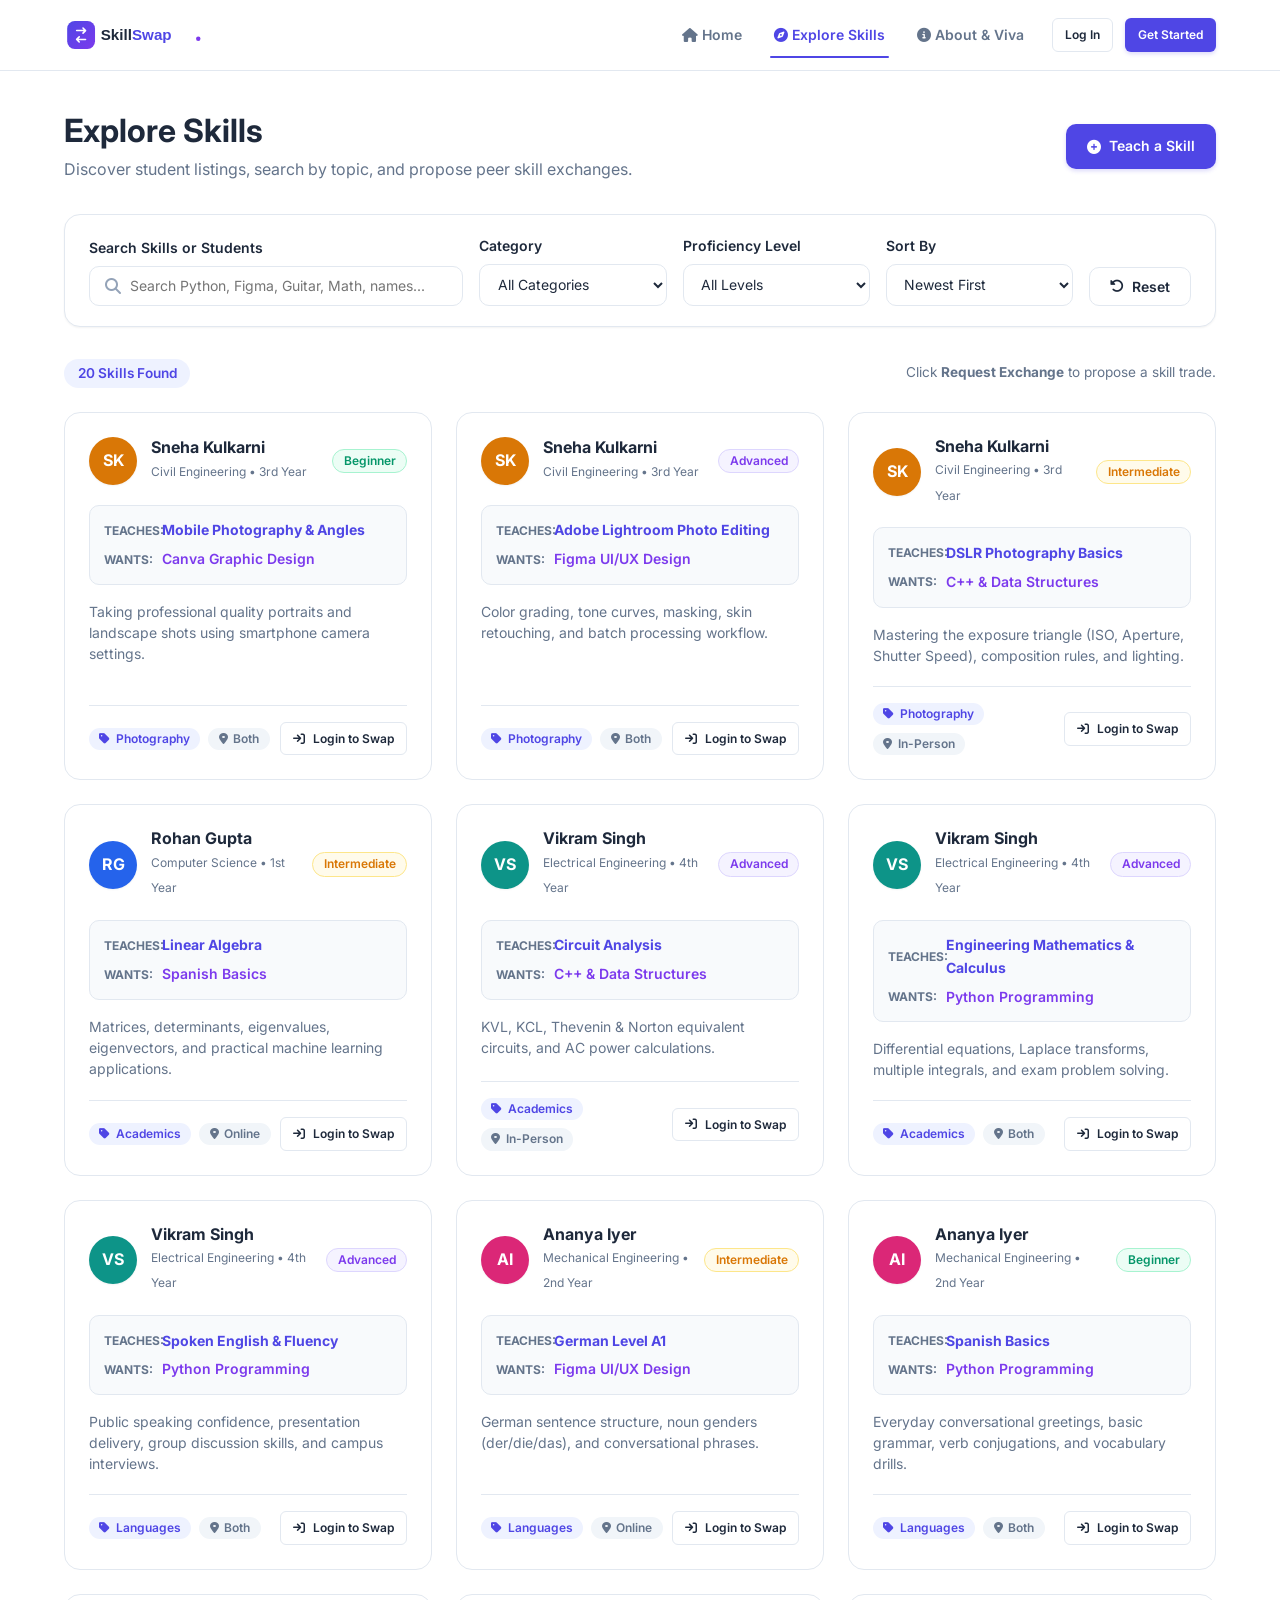
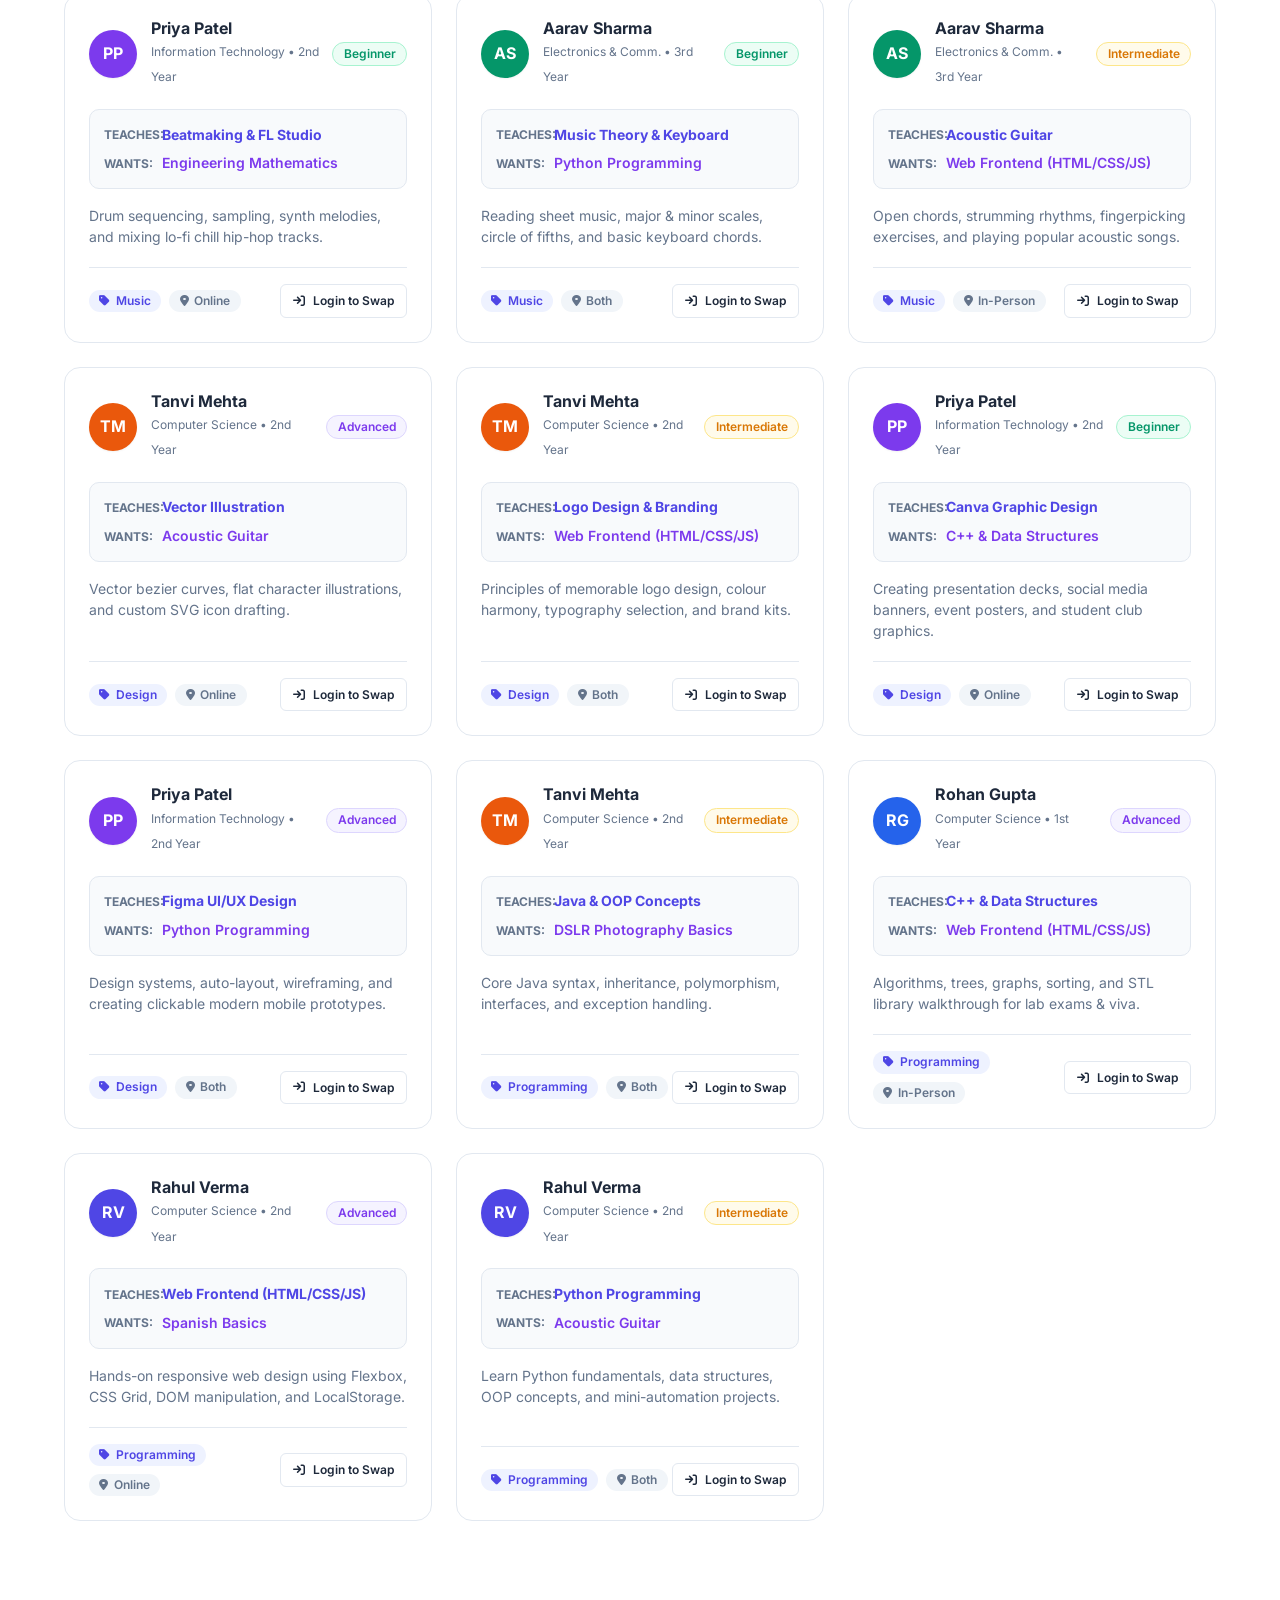
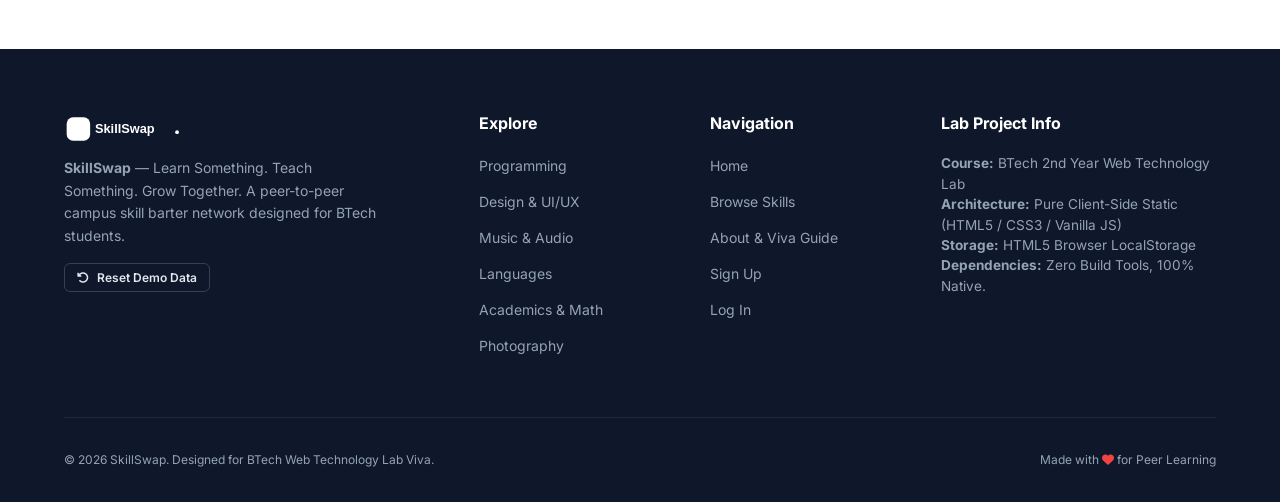
<file: pages/explore.html>
<!DOCTYPE html>
<html lang="en">
<head>
  <meta charset="UTF-8">
  <meta name="viewport" content="width=device-width, initial-scale=1.0">
  <title>Explore Skills - SkillSwap</title>
  
  <!-- Inter Font from Google Fonts -->
  <link rel="preconnect" href="https://fonts.googleapis.com">
  <link rel="preconnect" href="https://fonts.gstatic.com" crossorigin>
  <link href="https://fonts.googleapis.com/css2?family=Inter:wght@400;500;600;700;800&display=swap" rel="stylesheet">
  
  <!-- Font Awesome Icons CDN -->
  <link rel="stylesheet" href="https://cdnjs.cloudflare.com/ajax/libs/font-awesome/6.5.1/css/all.min.css">
  
  <!-- Relative Stylesheets -->
  <link rel="stylesheet" href="../css/variables.css">
  <link rel="stylesheet" href="../css/base.css">
  <link rel="stylesheet" href="../css/components.css">
  <link rel="stylesheet" href="../css/pages.css">
  <link rel="stylesheet" href="../css/responsive.css">
</head>
<body>

  <!-- Dynamic Navigation Bar (rendered via ui.js) -->
  <header class="header-nav"></header>

  <main class="section" style="padding-top: 2.5rem;">
    <div class="container">
      
      <!-- Page Header -->
      <div class="flex items-center justify-between mb-4" style="flex-wrap: wrap; gap: 1rem;">
        <div>
          <h1 style="font-size: 2rem; margin-bottom: 0.35rem;">Explore Skills</h1>
          <p>Discover student listings, search by topic, and propose peer skill exchanges.</p>
        </div>
        <div>
          <a href="add-skill.html" class="btn btn-primary">
            <i class="fa-solid fa-plus-circle"></i> Teach a Skill
          </a>
        </div>
      </div>

      <!-- Filter and Search Toolbar -->
      <div class="explore-filter-bar">
        <div class="filter-grid">
          <!-- 1. Search Box -->
          <div class="form-group" style="margin-bottom: 0;">
            <label for="skillSearchInput" class="form-label">Search Skills or Students</label>
            <div class="search-input-wrap">
              <i class="fa-solid fa-magnifying-glass"></i>
              <input type="text" id="skillSearchInput" class="form-input" placeholder="Search Python, Figma, Guitar, Math, names...">
            </div>
          </div>

          <!-- 2. Category Filter -->
          <div class="form-group" style="margin-bottom: 0;">
            <label for="categoryFilter" class="form-label">Category</label>
            <select id="categoryFilter" class="form-select">
              <option value="All">All Categories</option>
              <option value="Programming">Programming</option>
              <option value="Design">Design</option>
              <option value="Music">Music</option>
              <option value="Languages">Languages</option>
              <option value="Academics">Academics</option>
              <option value="Photography">Photography</option>
            </select>
          </div>

          <!-- 3. Level Filter -->
          <div class="form-group" style="margin-bottom: 0;">
            <label for="levelFilter" class="form-label">Proficiency Level</label>
            <select id="levelFilter" class="form-select">
              <option value="All">All Levels</option>
              <option value="Beginner">Beginner</option>
              <option value="Intermediate">Intermediate</option>
              <option value="Advanced">Advanced</option>
            </select>
          </div>

          <!-- 4. Sort Options -->
          <div class="form-group" style="margin-bottom: 0;">
            <label for="sortFilter" class="form-label">Sort By</label>
            <select id="sortFilter" class="form-select">
              <option value="newest">Newest First</option>
              <option value="name_asc">Mentor Name (A-Z)</option>
              <option value="level">Level (High to Low)</option>
            </select>
          </div>

          <!-- 5. Reset Filters Button -->
          <div class="form-group" style="margin-bottom: 0;">
            <label class="form-label">&nbsp;</label>
            <button type="button" id="clearFiltersBtn" class="btn btn-outline" title="Reset all search filters">
              <i class="fa-solid fa-rotate-left"></i> Reset
            </button>
          </div>
        </div>
      </div>

      <!-- Results Count Bar -->
      <div class="skills-results-header">
        <div>
          <span class="badge badge-category" id="resultsCountBadge" style="font-size: 0.85rem; padding: 0.4rem 0.85rem;">
            Loading listings...
          </span>
        </div>
        <div style="font-size: 0.85rem; color: #64748B;">
          Click <strong>Request Exchange</strong> to propose a skill trade.
        </div>
      </div>

      <!-- Skill Cards Grid Container (Rendered dynamically by skills.js) -->
      <div class="skills-cards-grid" id="skillsGridContainer"></div>

    </div>
  </main>

  <!-- Dynamic Footer (rendered via ui.js) -->
  <footer class="footer"></footer>

  <!-- Toast Container -->
  <div class="toast-container"></div>

  <!-- Scripts in required order -->
  <script src="../js/storage.js"></script>
  <script src="../js/ui.js"></script>
  <script src="../js/auth.js"></script>
  <script src="../js/skills.js"></script>
  <script src="../js/matching.js"></script>
  <script src="../js/requests.js"></script>
  <script src="../js/reviews.js"></script>
  <script src="../js/main.js"></script>
</body>
</html>
</file>
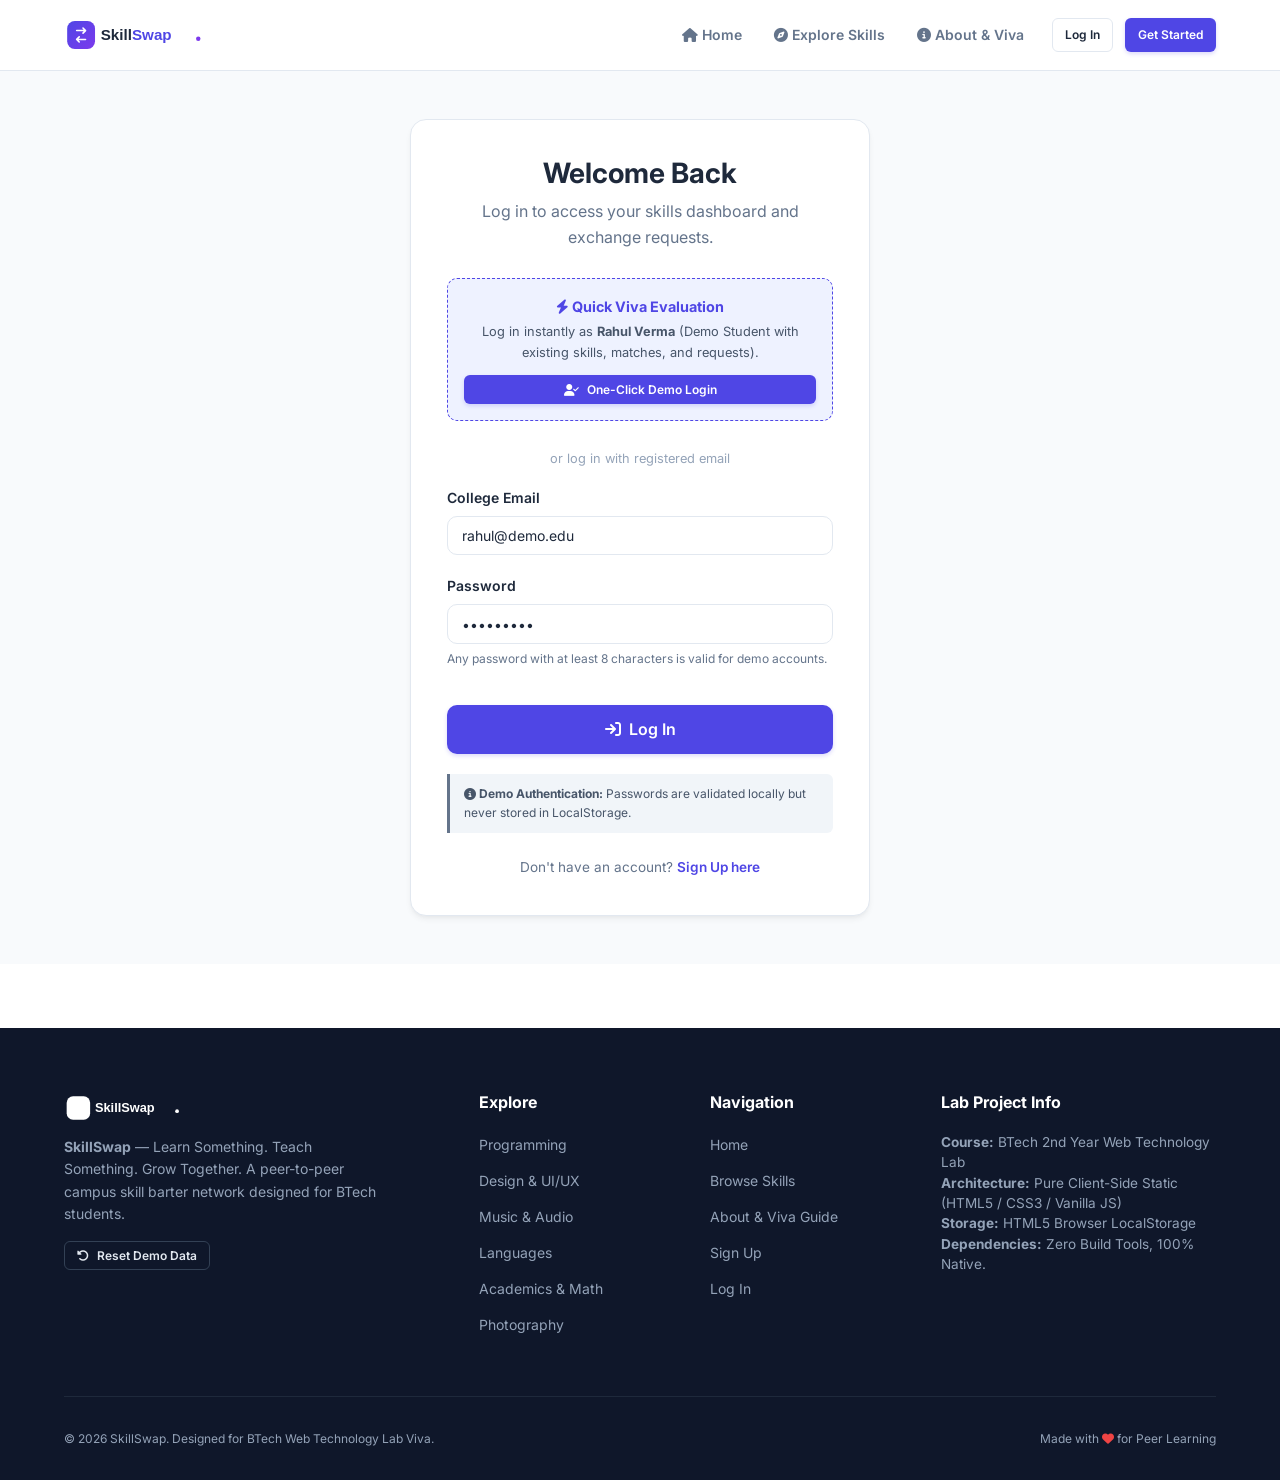
<file: pages/login.html>
<!DOCTYPE html>
<html lang="en">
<head>
  <meta charset="UTF-8">
  <meta name="viewport" content="width=device-width, initial-scale=1.0">
  <title>Student Login - SkillSwap</title>
  
  <!-- Inter Font from Google Fonts -->
  <link rel="preconnect" href="https://fonts.googleapis.com">
  <link rel="preconnect" href="https://fonts.gstatic.com" crossorigin>
  <link href="https://fonts.googleapis.com/css2?family=Inter:wght@400;500;600;700;800&display=swap" rel="stylesheet">
  
  <!-- Font Awesome Icons CDN -->
  <link rel="stylesheet" href="https://cdnjs.cloudflare.com/ajax/libs/font-awesome/6.5.1/css/all.min.css">
  
  <!-- Relative Stylesheets -->
  <link rel="stylesheet" href="../css/variables.css">
  <link rel="stylesheet" href="../css/base.css">
  <link rel="stylesheet" href="../css/components.css">
  <link rel="stylesheet" href="../css/pages.css">
  <link rel="stylesheet" href="../css/responsive.css">
</head>
<body>

  <!-- Dynamic Navigation Bar (rendered via ui.js) -->
  <header class="header-nav"></header>

  <main class="auth-page">
    <div class="auth-card">
      <div class="auth-header">
        <h2>Welcome Back</h2>
        <p>Log in to access your skills dashboard and exchange requests.</p>
      </div>

      <!-- Quick 1-Click Demo Login Banner (Recommended for Examiner Viva) -->
      <div class="demo-login-box">
        <div style="font-weight: 700; font-size: 0.9rem; color: var(--color-primary); margin-bottom: 0.25rem;">
          <i class="fa-solid fa-bolt"></i> Quick Viva Evaluation
        </div>
        <p style="font-size: 0.8rem; margin-bottom: 0.75rem; color: #475569;">
          Log in instantly as <strong>Rahul Verma</strong> (Demo Student with existing skills, matches, and requests).
        </p>
        <button type="button" id="demoLoginBtn" class="btn btn-primary btn-sm btn-block">
          <i class="fa-solid fa-user-check"></i> One-Click Demo Login
        </button>
      </div>

      <div style="text-align: center; margin: 1rem 0; position: relative;">
        <span style="background: white; padding: 0 0.5rem; color: #94A3B8; font-size: 0.8rem;">or log in with registered email</span>
      </div>

      <form id="loginForm" novalidate>
        <!-- General error message box -->
        <div class="form-error" id="loginGeneralError" style="margin-bottom: 1rem; text-align: center;"></div>

        <!-- Email -->
        <div class="form-group">
          <label for="loginEmail" class="form-label">College Email</label>
          <input type="email" id="loginEmail" class="form-input" placeholder="e.g., rahul@demo.edu" value="rahul@demo.edu" required>
        </div>

        <!-- Password -->
        <div class="form-group">
          <label for="loginPassword" class="form-label">Password</label>
          <input type="password" id="loginPassword" class="form-input" placeholder="••••••••" value="demo12345" required>
          <span class="form-hint">Any password with at least 8 characters is valid for demo accounts.</span>
        </div>

        <!-- Submit Button -->
        <button type="submit" class="btn btn-primary btn-block btn-lg mt-2">
          <i class="fa-solid fa-arrow-right-to-bracket"></i> Log In
        </button>

        <!-- Lab Authentication Notice -->
        <div class="demo-disclaimer">
          <i class="fa-solid fa-info-circle"></i>
          <strong>Demo Authentication:</strong> Passwords are validated locally but never stored in LocalStorage.
        </div>

        <p class="text-center mt-3" style="font-size: 0.85rem;">
          Don't have an account? <a href="register.html" style="font-weight: 600;">Sign Up here</a>
        </p>
      </form>
    </div>
  </main>

  <!-- Dynamic Footer (rendered via ui.js) -->
  <footer class="footer"></footer>

  <!-- Toast Container -->
  <div class="toast-container"></div>

  <!-- Scripts in required order -->
  <script src="../js/storage.js"></script>
  <script src="../js/ui.js"></script>
  <script src="../js/auth.js"></script>
  <script src="../js/skills.js"></script>
  <script src="../js/matching.js"></script>
  <script src="../js/requests.js"></script>
  <script src="../js/reviews.js"></script>
  <script src="../js/main.js"></script>
</body>
</html>
</file>
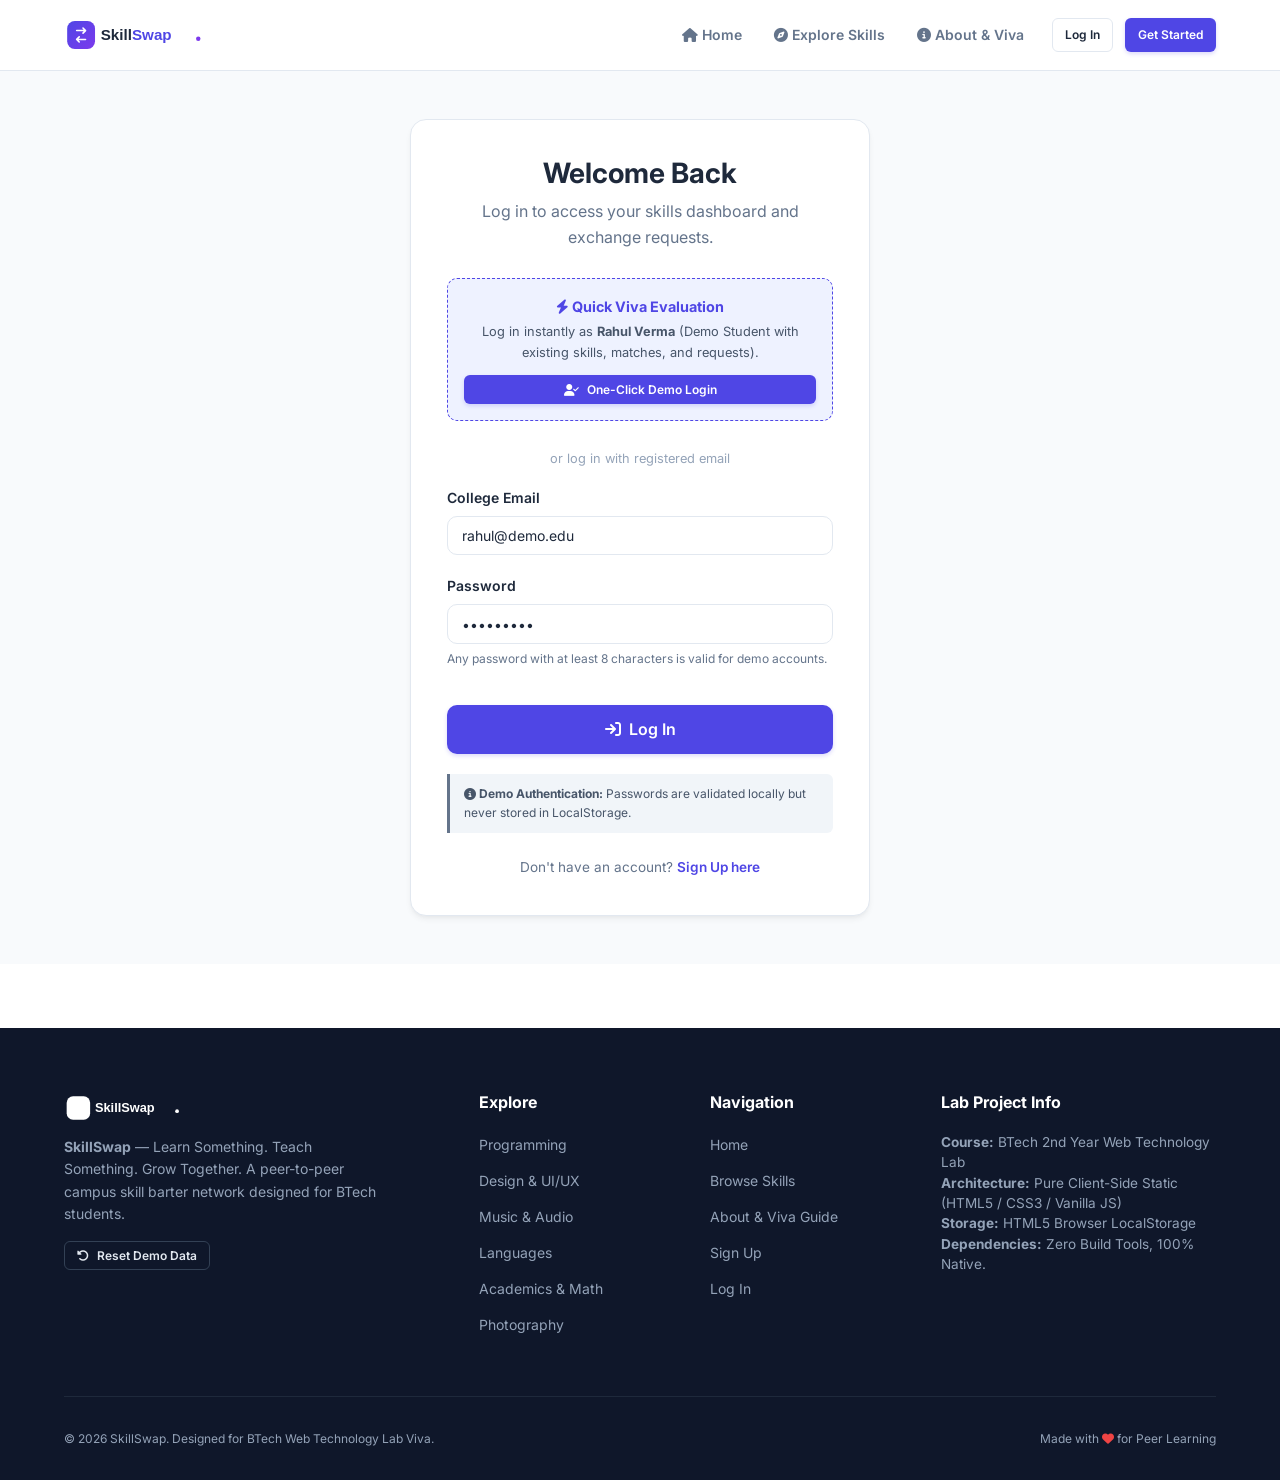
<file: pages/matches.html>
<!DOCTYPE html>
<html lang="en">
<head>
  <meta charset="UTF-8">
  <meta name="viewport" content="width=device-width, initial-scale=1.0">
  <title>Smart Skill Matches - SkillSwap</title>
  
  <!-- Inter Font from Google Fonts -->
  <link rel="preconnect" href="https://fonts.googleapis.com">
  <link rel="preconnect" href="https://fonts.gstatic.com" crossorigin>
  <link href="https://fonts.googleapis.com/css2?family=Inter:wght@400;500;600;700;800&display=swap" rel="stylesheet">
  
  <!-- Font Awesome Icons CDN -->
  <link rel="stylesheet" href="https://cdnjs.cloudflare.com/ajax/libs/font-awesome/6.5.1/css/all.min.css">
  
  <!-- Relative Stylesheets -->
  <link rel="stylesheet" href="../css/variables.css">
  <link rel="stylesheet" href="../css/base.css">
  <link rel="stylesheet" href="../css/components.css">
  <link rel="stylesheet" href="../css/pages.css">
  <link rel="stylesheet" href="../css/responsive.css">
</head>
<body>

  <!-- Dynamic Navigation Bar (rendered via ui.js) -->
  <header class="header-nav"></header>

  <main class="section" style="padding-top: 2.5rem;">
    <div class="container container-narrow">

      <!-- Header -->
      <div class="flex items-center justify-between mb-4" style="flex-wrap: wrap; gap: 1rem;">
        <div>
          <h1 style="font-size: 2rem; margin-bottom: 0.35rem;">Smart Skill Matches</h1>
          <p>Pairs you with peers who teach what you want, and want what you teach.</p>
        </div>
        <div>
          <span class="badge badge-category" id="matchesCountBadge" style="font-size: 0.85rem; padding: 0.4rem 0.85rem;">
            Computing matches...
          </span>
        </div>
      </div>

      <!-- Match Explanation Banner -->
      <div class="card mb-4" style="background-color: var(--color-primary-light); border-color: #C7D2FE;">
        <div class="flex items-center gap-2">
          <i class="fa-solid fa-lightbulb" style="color: var(--color-primary); font-size: 1.25rem;"></i>
          <div style="font-size: 0.85rem; color: #312E81;">
            <strong>Matching Engine Active:</strong> Scores reflect skill complementarity. Active pending/accepted peers are automatically filtered.
          </div>
        </div>
      </div>

      <!-- Matches List Container (populated by matching.js) -->
      <div id="matchesListContainer" class="mb-4"></div>

      <!-- Section: How Matching Works (Viva & Lab Explanation) -->
      <div class="card" style="border-top: 4px solid var(--color-primary);">
        <h2 style="font-size: 1.35rem; margin-bottom: 0.75rem; color: var(--color-primary);">
          <i class="fa-solid fa-calculator"></i> How Skill Matching Works
        </h2>
        <p style="font-size: 0.9rem; color: #475569; margin-bottom: 1.5rem;">
          Our client-side matching engine compares your teaching capabilities and learning goals with every peer on campus in 4 straightforward steps:
        </p>

        <!-- 4 Steps Breakdown -->
        <div class="grid" style="grid-template-columns: repeat(auto-fit, minmax(220px, 1fr)); gap: 1rem; margin-bottom: 1.5rem;">
          <div style="background: var(--color-bg-alt); padding: 1rem; border-radius: var(--radius-md); border: 1px solid var(--color-border);">
            <div style="font-weight: 700; color: var(--color-primary); margin-bottom: 0.25rem;">Step 1: Parse Skills</div>
            <p style="font-size: 0.8rem; color: #64748B; margin-bottom: 0;">Extracts your offered skills and desired subjects from your published listings.</p>
          </div>
          <div style="background: var(--color-bg-alt); padding: 1rem; border-radius: var(--radius-md); border: 1px solid var(--color-border);">
            <div style="font-weight: 700; color: var(--color-primary); margin-bottom: 0.25rem;">Step 2: Cross Compare</div>
            <p style="font-size: 0.8rem; color: #64748B; margin-bottom: 0;">Performs case-insensitive substring matching between what you want and what peers offer.</p>
          </div>
          <div style="background: var(--color-bg-alt); padding: 1rem; border-radius: var(--radius-md); border: 1px solid var(--color-border);">
            <div style="font-weight: 700; color: var(--color-primary); margin-bottom: 0.25rem;">Step 3: Score Compatibility</div>
            <p style="font-size: 0.8rem; color: #64748B; margin-bottom: 0;">Assigns points using reciprocal barter rules (95, 75, or 65).</p>
          </div>
          <div style="background: var(--color-bg-alt); padding: 1rem; border-radius: var(--radius-md); border: 1px solid var(--color-border);">
            <div style="font-weight: 700; color: var(--color-primary); margin-bottom: 0.25rem;">Step 4: Active Filter</div>
            <p style="font-size: 0.8rem; color: #64748B; margin-bottom: 0;">Hides peers with an in-progress proposal so you only see actionable new partners.</p>
          </div>
        </div>

        <!-- Worked Example Box -->
        <div style="background: #F8FAFC; border-left: 4px solid var(--color-secondary); padding: 1rem 1.25rem; border-radius: 0 var(--radius-md) var(--radius-md) 0; margin-bottom: 1.5rem;">
          <h4 style="font-size: 0.95rem; color: var(--color-secondary); margin-bottom: 0.4rem;">
            <i class="fa-solid fa-graduation-cap"></i> Worked Example (Rahul & Aarav)
          </h4>
          <p style="font-size: 0.85rem; color: #334155; margin-bottom: 0.4rem;">
            Rahul teaches Python and Web Frontend and wants Acoustic Guitar and Spanish Basics; Aarav teaches Acoustic Guitar and wants Web Frontend; result: mutual match scored 95 points.
          </p>
        </div>

        <!-- Scoring Rules Table -->
        <h4 style="font-size: 0.95rem; margin-bottom: 0.75rem;">Scoring Rules Matrix</h4>
        <div class="table-responsive">
          <table class="table">
            <thead>
              <tr>
                <th>Barter Condition</th>
                <th>Score</th>
                <th>Description</th>
              </tr>
            </thead>
            <tbody>
              <tr>
                <td><strong>Mutual 2-Way Match</strong></td>
                <td><span class="badge badge-accepted">95</span></td>
                <td>Both directions align (they teach what you want AND want what you teach).</td>
              </tr>
              <tr>
                <td><strong>Learning Match</strong></td>
                <td><span class="badge badge-category">75</span></td>
                <td>They teach what you want (one-way learning opportunity).</td>
              </tr>
              <tr>
                <td><strong>Mentoring Match</strong></td>
                <td><span class="badge badge-intermediate">65</span></td>
                <td>They want what you teach (one-way peer tutoring opportunity).</td>
              </tr>
            </tbody>
          </table>
        </div>
      </div>

    </div>
  </main>

  <!-- Dynamic Footer (rendered via ui.js) -->
  <footer class="footer"></footer>

  <!-- Toast Container -->
  <div class="toast-container"></div>

  <!-- Scripts in required order -->
  <script src="../js/storage.js"></script>
  <script src="../js/ui.js"></script>
  <script src="../js/auth.js"></script>
  <script src="../js/skills.js"></script>
  <script src="../js/matching.js"></script>
  <script src="../js/requests.js"></script>
  <script src="../js/reviews.js"></script>
  <script src="../js/main.js"></script>
</body>
</html>
</file>
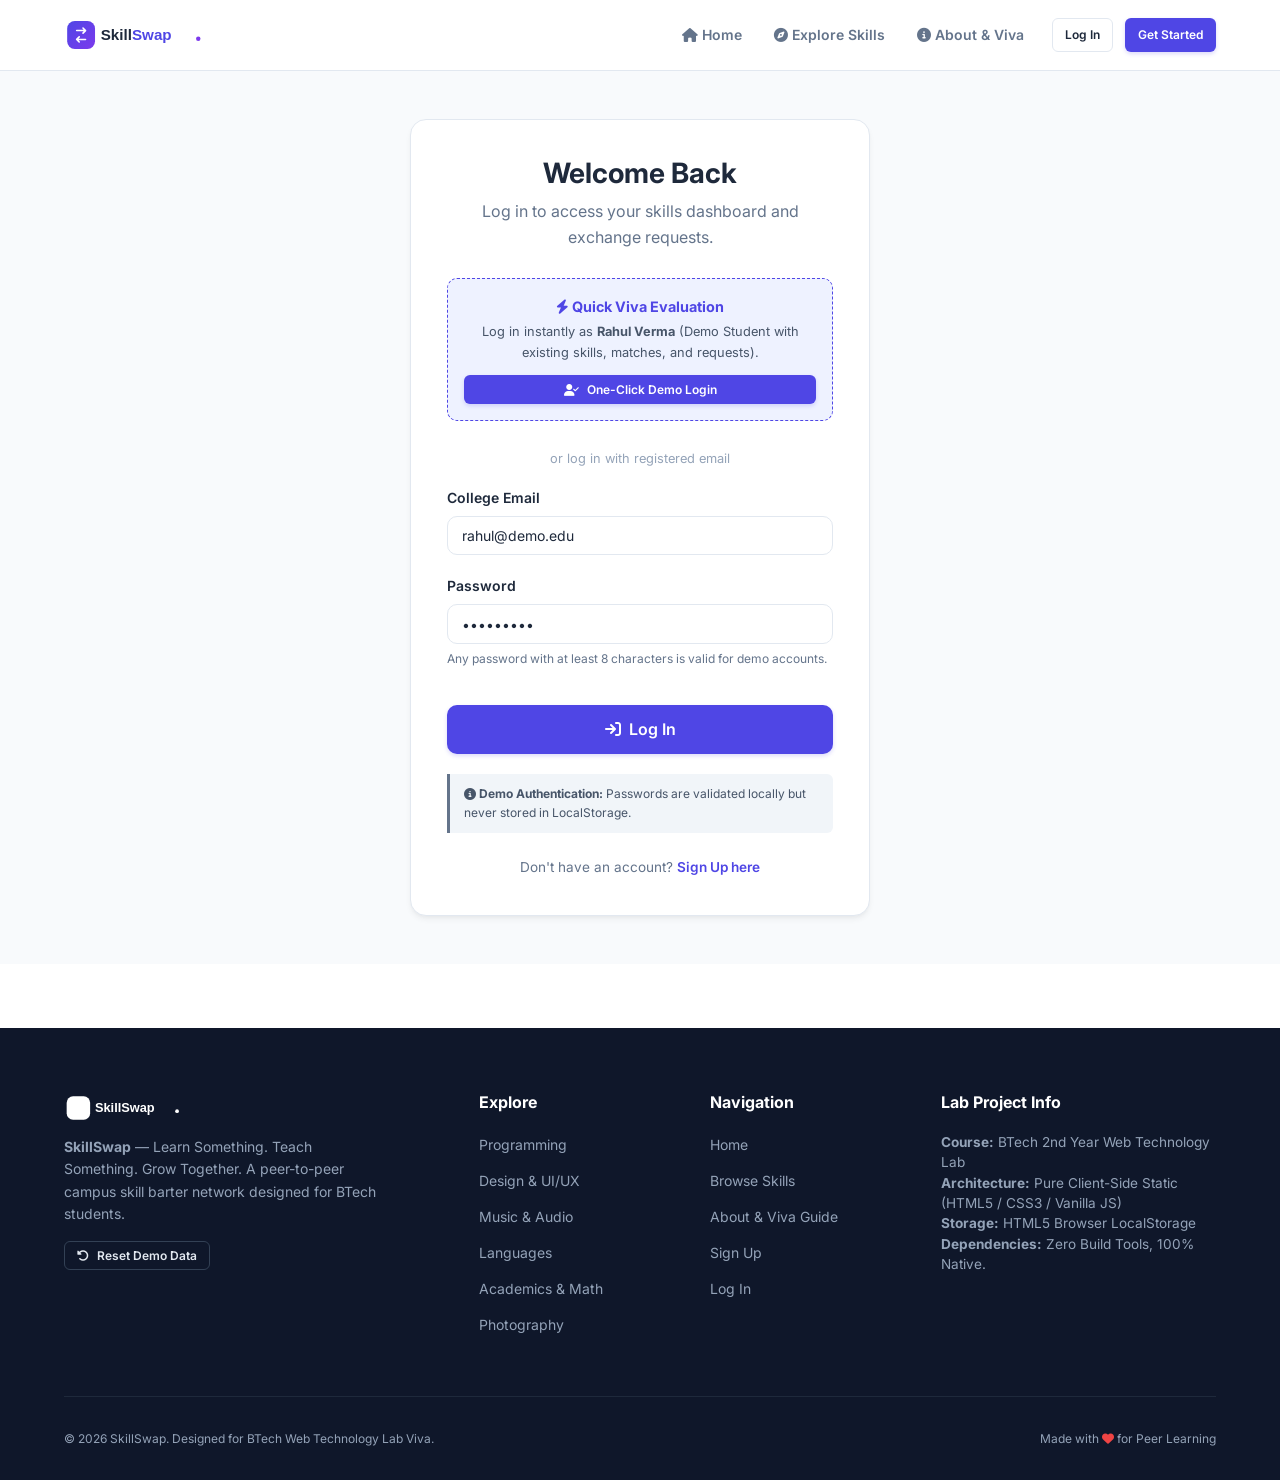
<file: pages/profile.html>
<!DOCTYPE html>
<html lang="en">
<head>
  <meta charset="UTF-8">
  <meta name="viewport" content="width=device-width, initial-scale=1.0">
  <title>Student Profile - SkillSwap</title>
  
  <!-- Inter Font from Google Fonts -->
  <link rel="preconnect" href="https://fonts.googleapis.com">
  <link rel="preconnect" href="https://fonts.gstatic.com" crossorigin>
  <link href="https://fonts.googleapis.com/css2?family=Inter:wght@400;500;600;700;800&display=swap" rel="stylesheet">
  
  <!-- Font Awesome Icons CDN -->
  <link rel="stylesheet" href="https://cdnjs.cloudflare.com/ajax/libs/font-awesome/6.5.1/css/all.min.css">
  
  <!-- Relative Stylesheets -->
  <link rel="stylesheet" href="../css/variables.css">
  <link rel="stylesheet" href="../css/base.css">
  <link rel="stylesheet" href="../css/components.css">
  <link rel="stylesheet" href="../css/pages.css">
  <link rel="stylesheet" href="../css/responsive.css">
</head>
<body>

  <!-- Dynamic Navigation Bar (rendered via ui.js) -->
  <header class="header-nav"></header>

  <main class="section" style="padding-top: 2.5rem;">
    <div class="container container-narrow">

      <!-- Profile Header Card -->
      <div class="card mb-4">
        <div class="flex items-center gap-3" style="flex-wrap: wrap;">
          <div id="profileAvatarWrap">
            <span class="avatar avatar-xl" style="background-color: #4F46E5;">SS</span>
          </div>
          <div style="flex: 1 1 240px;">
            <div class="flex items-center gap-2 mb-1">
              <h1 id="profileName" style="font-size: 1.75rem; margin-bottom: 0;">Student Name</h1>
              <span id="profileRatingBadge" class="badge badge-accepted" style="font-size: 0.8rem;">
                <i class="fa-solid fa-star"></i> 5.0
              </span>
            </div>
            <div id="profileMeta" style="font-size: 0.9rem; color: #64748B; margin-bottom: 0.4rem;">
              Department • Year
            </div>
            <div class="flex items-center gap-3" style="font-size: 0.8rem; color: #475569; flex-wrap: wrap;">
              <span>
                <i class="fa-solid fa-envelope" style="color: var(--color-primary); margin-right: 0.25rem;"></i>
                <span id="profileEmail">email@demo.edu</span>
              </span>
              <span>
                <i class="fa-solid fa-calendar-days" style="color: var(--color-secondary); margin-right: 0.25rem;"></i>
                Joined <span id="profileJoinedDate">2024-01-10</span>
              </span>
            </div>
          </div>
          <div class="flex gap-1" style="align-items: center; flex-wrap: wrap;">
            <button type="button" id="openEditProfileBtn" class="btn btn-outline btn-sm">
              <i class="fa-solid fa-user-pen"></i> Edit Profile
            </button>
            <a href="add-skill.html" class="btn btn-primary btn-sm">
              <i class="fa-solid fa-plus"></i> Post Skills
            </a>
            <button onclick="handleLogout()" class="btn btn-ghost btn-sm" title="Sign out">
              <i class="fa-solid fa-arrow-right-from-bracket"></i>
            </button>
          </div>
        </div>

        <!-- Student Bio -->
        <div style="margin-top: 1.25rem; padding-top: 1.25rem; border-top: 1px solid var(--color-border);">
          <span style="font-size: 0.75rem; font-weight: 700; color: #64748B; text-transform: uppercase; display: block; margin-bottom: 0.35rem;">
            About Me
          </span>
          <p id="profileBio" style="font-size: 0.9rem; color: #334155; line-height: 1.6; margin-bottom: 0;">
            Engineering student enthusiastic about skill sharing.
          </p>
        </div>
      </div>

      <!-- Skills Matrix & Learning Preference -->
      <div class="grid" style="grid-template-columns: repeat(auto-fit, minmax(280px, 1fr)); gap: 1.5rem; margin-bottom: 2rem;">
        <!-- Skills I Can Teach -->
        <div class="card">
          <div class="card-header">
            <h3 style="font-size: 1.1rem; color: var(--color-primary);">
              <i class="fa-solid fa-award"></i> Skills I Can Teach
            </h3>
            <span id="profileTeachingCount" class="badge badge-category">0 Skills</span>
          </div>
          <div id="profileTeachingList" class="flex flex-col gap-1">
            <!-- Dynamically populated -->
          </div>
        </div>

        <!-- Skills I Want to Learn -->
        <div class="card">
          <div class="card-header">
            <h3 style="font-size: 1.1rem; color: var(--color-secondary);">
              <i class="fa-solid fa-lightbulb"></i> Skills I Want to Learn
            </h3>
            <span id="profileLearningCount" class="badge badge-intermediate">0 Desired</span>
          </div>
          <div id="profileLearningList" class="flex flex-col gap-1">
            <!-- Dynamically populated -->
          </div>
          <div style="margin-top: 1rem; padding-top: 0.75rem; border-top: 1px dashed var(--color-border); font-size: 0.8rem; color: #64748B;">
            <strong>Learning Mode Preference:</strong> <span id="profileLearningPreference">Both (Online & In-Person)</span>
          </div>
        </div>
      </div>

      <!-- Peer Feedback & Review History (Received) -->
      <div class="card">
        <div class="card-header">
          <div class="flex items-center gap-2">
            <i class="fa-solid fa-star" style="color: #F59E0B; font-size: 1.25rem;"></i>
            <h2 style="font-size: 1.25rem;">Peer Feedback & Ratings</h2>
          </div>
          <span id="profileAverageRatingText" class="badge badge-accepted" style="font-size: 0.85rem; padding: 0.35rem 0.75rem;">
            Loading ratings...
          </span>
        </div>

        <div id="profileReviewsList">
          <!-- Dynamically populated from LocalStorage reviews -->
        </div>
      </div>

    </div>
  </main>

  <!-- Edit Profile Modal Dialog -->
  <div id="editProfileModal" class="modal-backdrop">
    <div class="modal-box">
      <div class="flex items-center justify-between mb-2">
        <h3 style="font-size: 1.25rem;">
          <i class="fa-solid fa-user-gear" style="color: var(--color-primary);"></i> Edit Student Profile
        </h3>
        <button type="button" id="closeEditProfileBtn" style="background:transparent; border:none; font-size:1.25rem; cursor:pointer; color:#64748B;">&times;</button>
      </div>

      <form id="editProfileForm">
        <div class="form-group">
          <label for="editProfileName" class="form-label">Full Name</label>
          <input type="text" id="editProfileName" class="form-input" required minlength="2">
        </div>

        <div class="form-two-col">
          <div class="form-group">
            <label for="editProfileBranch" class="form-label">Branch / Department</label>
            <select id="editProfileBranch" class="form-select" required>
              <option value="Computer Science">Computer Science</option>
              <option value="Information Technology">Information Technology</option>
              <option value="Electronics & Comm.">Electronics & Comm.</option>
              <option value="Electrical Engineering">Electrical Engineering</option>
              <option value="Mechanical Engineering">Mechanical Engineering</option>
              <option value="Civil Engineering">Civil Engineering</option>
              <option value="Design & Media">Design & Media</option>
            </select>
          </div>

          <div class="form-group">
            <label for="editProfileYear" class="form-label">Academic Year</label>
            <select id="editProfileYear" class="form-select" required>
              <option value="1st Year">1st Year</option>
              <option value="2nd Year">2nd Year</option>
              <option value="3rd Year">3rd Year</option>
              <option value="4th Year">4th Year</option>
            </select>
          </div>
        </div>

        <div class="form-group">
          <label for="editProfileBio" class="form-label">Bio & Interests</label>
          <textarea id="editProfileBio" class="form-textarea" rows="3" placeholder="Tell campus peers about your passions, hobbies, and learning goals..." required minlength="5"></textarea>
          <span class="form-hint">Brief bio shown on your profile and match cards.</span>
        </div>

        <div class="flex justify-between items-center mt-3">
          <button type="button" id="cancelEditProfileBtn" class="btn btn-outline btn-sm">Cancel</button>
          <button type="submit" class="btn btn-primary btn-sm">
            <i class="fa-solid fa-check"></i> Save Changes
          </button>
        </div>
      </form>
    </div>
  </div>

  <!-- Dynamic Footer (rendered via ui.js) -->
  <footer class="footer"></footer>

  <!-- Toast Container -->
  <div class="toast-container"></div>

  <!-- Scripts in required order -->
  <script src="../js/storage.js"></script>
  <script src="../js/ui.js"></script>
  <script src="../js/auth.js"></script>
  <script src="../js/skills.js"></script>
  <script src="../js/matching.js"></script>
  <script src="../js/requests.js"></script>
  <script src="../js/reviews.js"></script>
  <script src="../js/main.js"></script>
</body>
</html>
</file>
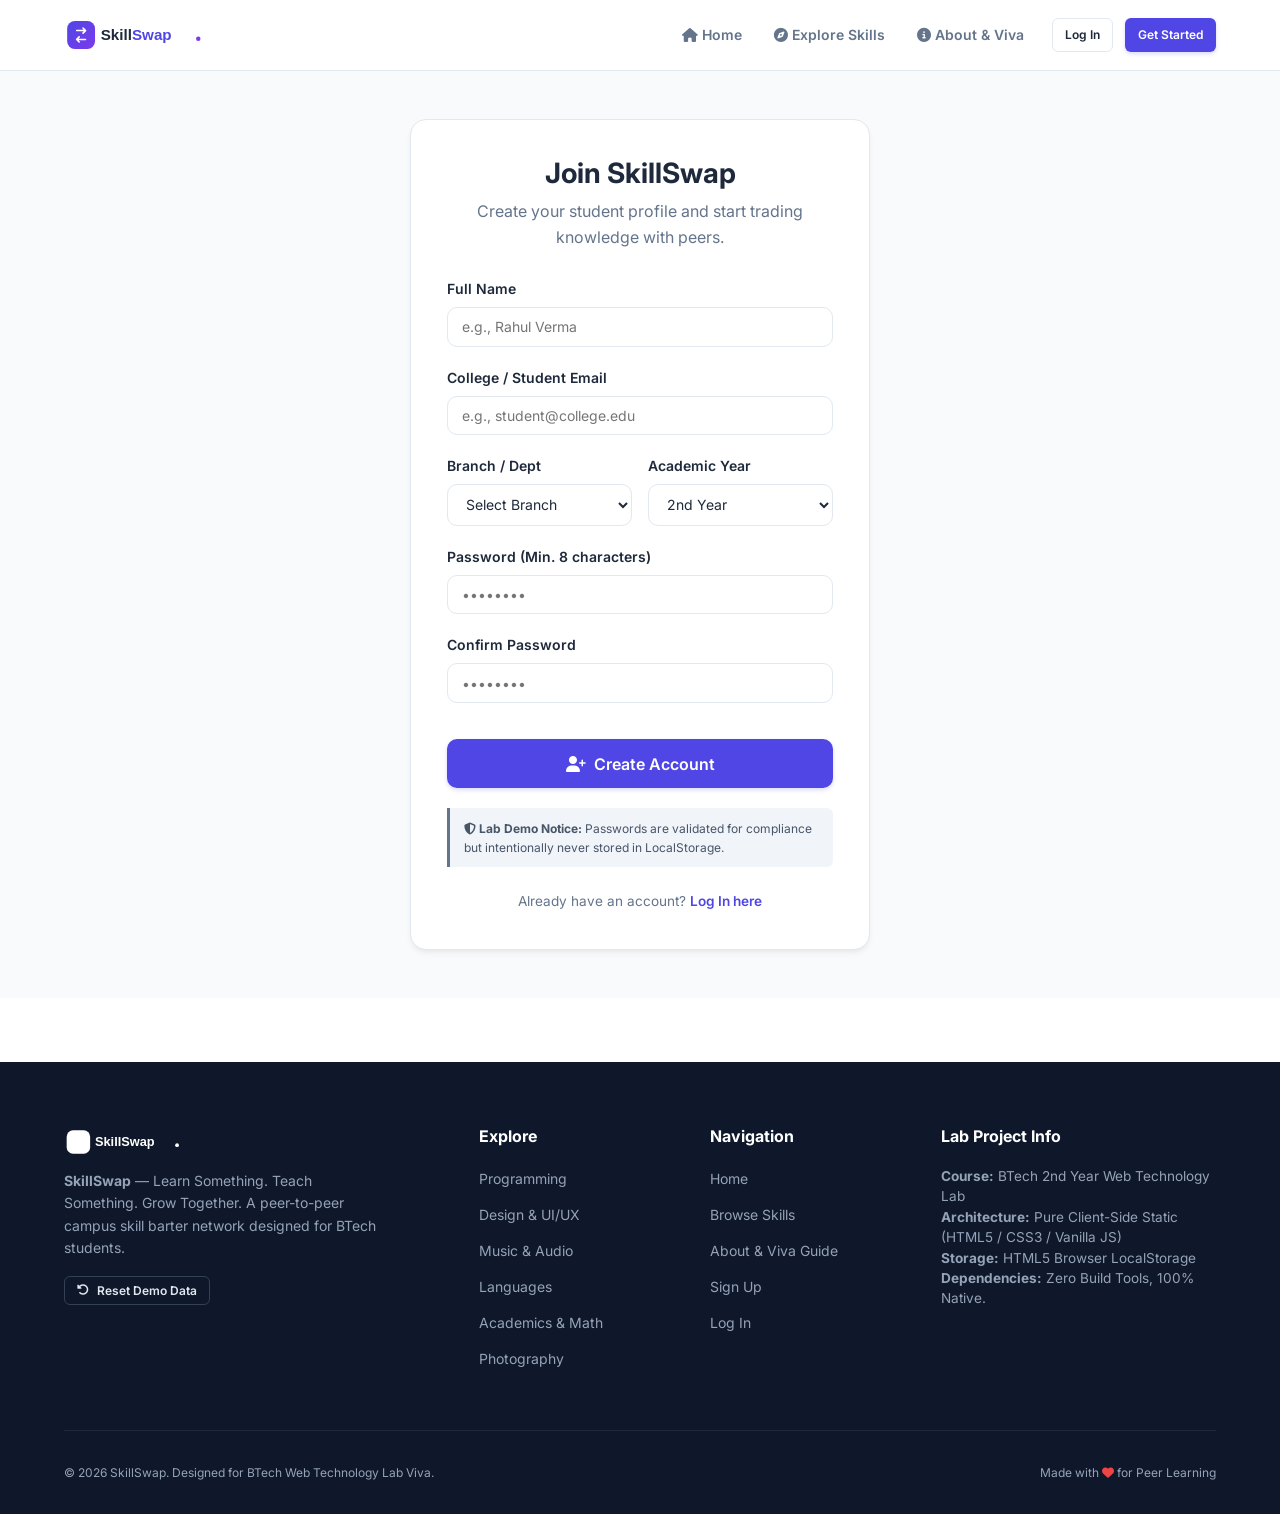
<file: pages/register.html>
<!DOCTYPE html>
<html lang="en">
<head>
  <meta charset="UTF-8">
  <meta name="viewport" content="width=device-width, initial-scale=1.0">
  <title>Student Registration - SkillSwap</title>
  
  <!-- Inter Font from Google Fonts -->
  <link rel="preconnect" href="https://fonts.googleapis.com">
  <link rel="preconnect" href="https://fonts.gstatic.com" crossorigin>
  <link href="https://fonts.googleapis.com/css2?family=Inter:wght@400;500;600;700;800&display=swap" rel="stylesheet">
  
  <!-- Font Awesome Icons CDN -->
  <link rel="stylesheet" href="https://cdnjs.cloudflare.com/ajax/libs/font-awesome/6.5.1/css/all.min.css">
  
  <!-- Relative Stylesheets -->
  <link rel="stylesheet" href="../css/variables.css">
  <link rel="stylesheet" href="../css/base.css">
  <link rel="stylesheet" href="../css/components.css">
  <link rel="stylesheet" href="../css/pages.css">
  <link rel="stylesheet" href="../css/responsive.css">
</head>
<body>

  <!-- Dynamic Navigation Bar (rendered via ui.js) -->
  <header class="header-nav"></header>

  <main class="auth-page">
    <div class="auth-card">
      <div class="auth-header">
        <h2>Join SkillSwap</h2>
        <p>Create your student profile and start trading knowledge with peers.</p>
      </div>

      <form id="registerForm" novalidate>
        <!-- Full Name -->
        <div class="form-group">
          <label for="regName" class="form-label">Full Name</label>
          <input type="text" id="regName" class="form-input" placeholder="e.g., Rahul Verma" required>
          <div class="form-error" id="nameError">Full name must be at least 2 characters.</div>
        </div>

        <!-- Academic Email -->
        <div class="form-group">
          <label for="regEmail" class="form-label">College / Student Email</label>
          <input type="email" id="regEmail" class="form-input" placeholder="e.g., student@college.edu" required>
          <div class="form-error" id="emailError">Please enter a valid email address.</div>
        </div>

        <!-- Branch and Year (Two-column) -->
        <div class="form-two-col">
          <div class="form-group">
            <label for="regBranch" class="form-label">Branch / Dept</label>
            <select id="regBranch" class="form-select" required>
              <option value="">Select Branch</option>
              <option value="Computer Science">Computer Science (CSE)</option>
              <option value="Information Technology">Information Tech (IT)</option>
              <option value="Electronics & Comm.">Electronics & Comm. (ECE)</option>
              <option value="Electrical Engineering">Electrical (EEE)</option>
              <option value="Mechanical Engineering">Mechanical (ME)</option>
              <option value="Civil Engineering">Civil (CE)</option>
              <option value="Design & Media">Design & Media</option>
            </select>
            <div class="form-error" id="branchError">Please select your branch.</div>
          </div>

          <div class="form-group">
            <label for="regYear" class="form-label">Academic Year</label>
            <select id="regYear" class="form-select" required>
              <option value="">Select Year</option>
              <option value="1st Year">1st Year</option>
              <option value="2nd Year" selected>2nd Year</option>
              <option value="3rd Year">3rd Year</option>
              <option value="4th Year">4th Year</option>
            </select>
            <div class="form-error" id="yearError">Please select your year.</div>
          </div>
        </div>

        <!-- Password -->
        <div class="form-group">
          <label for="regPassword" class="form-label">Password (Min. 8 characters)</label>
          <input type="password" id="regPassword" class="form-input" placeholder="••••••••" required>
          <div class="form-error" id="passwordError">Password must be at least 8 characters long.</div>
        </div>

        <!-- Confirm Password -->
        <div class="form-group">
          <label for="regConfirmPassword" class="form-label">Confirm Password</label>
          <input type="password" id="regConfirmPassword" class="form-input" placeholder="••••••••" required>
          <div class="form-error" id="confirmPasswordError">Passwords do not match.</div>
        </div>

        <!-- Submit Button -->
        <button type="submit" class="btn btn-primary btn-block btn-lg mt-2">
          <i class="fa-solid fa-user-plus"></i> Create Account
        </button>

        <!-- Lab Authentication Disclaimer Notice -->
        <div class="demo-disclaimer">
          <i class="fa-solid fa-shield-halved"></i>
          <strong>Lab Demo Notice:</strong> Passwords are validated for compliance but intentionally never stored in LocalStorage.
        </div>

        <p class="text-center mt-3" style="font-size: 0.85rem;">
          Already have an account? <a href="login.html" style="font-weight: 600;">Log In here</a>
        </p>
      </form>
    </div>
  </main>

  <!-- Dynamic Footer (rendered via ui.js) -->
  <footer class="footer"></footer>

  <!-- Toast Container -->
  <div class="toast-container"></div>

  <!-- Scripts in required order -->
  <script src="../js/storage.js"></script>
  <script src="../js/ui.js"></script>
  <script src="../js/auth.js"></script>
  <script src="../js/skills.js"></script>
  <script src="../js/matching.js"></script>
  <script src="../js/requests.js"></script>
  <script src="../js/reviews.js"></script>
  <script src="../js/main.js"></script>
</body>
</html>
</file>
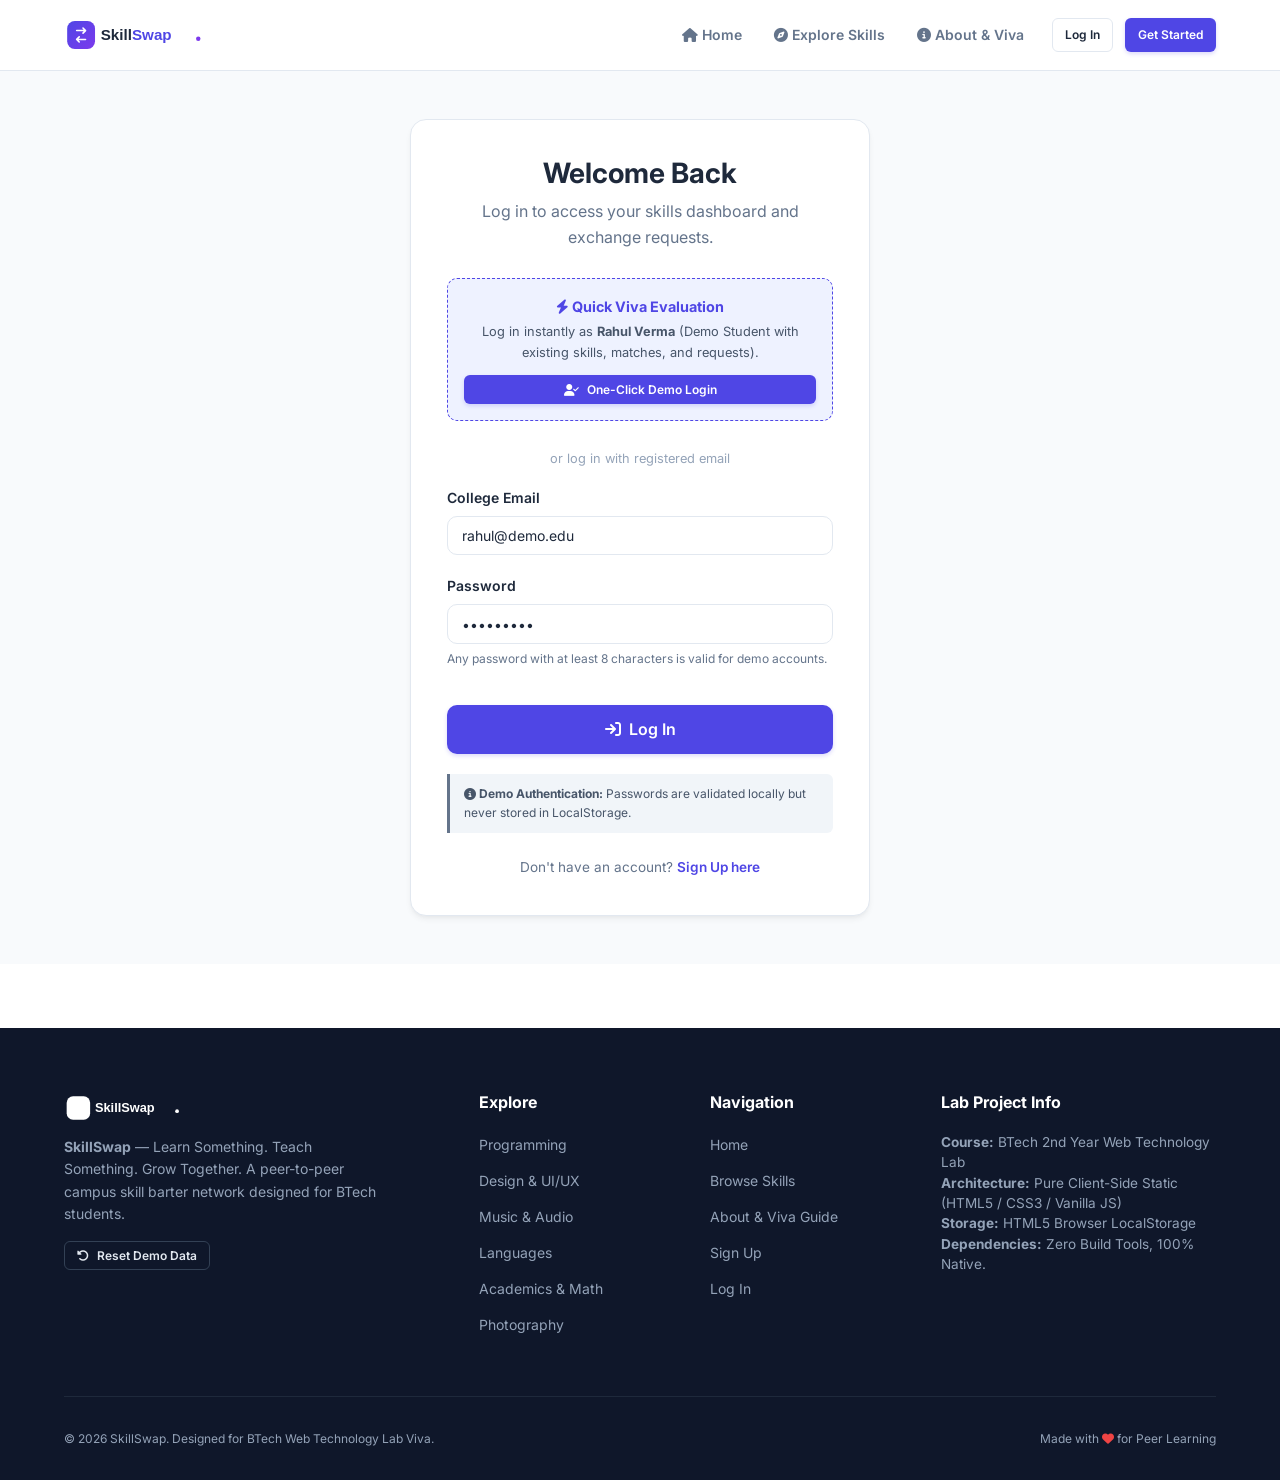
<file: pages/requests.html>
<!DOCTYPE html>
<html lang="en">
<head>
  <meta charset="UTF-8">
  <meta name="viewport" content="width=device-width, initial-scale=1.0">
  <title>Exchange Requests - SkillSwap</title>
  
  <!-- Inter Font from Google Fonts -->
  <link rel="preconnect" href="https://fonts.googleapis.com">
  <link rel="preconnect" href="https://fonts.gstatic.com" crossorigin>
  <link href="https://fonts.googleapis.com/css2?family=Inter:wght@400;500;600;700;800&display=swap" rel="stylesheet">
  
  <!-- Font Awesome Icons CDN -->
  <link rel="stylesheet" href="https://cdnjs.cloudflare.com/ajax/libs/font-awesome/6.5.1/css/all.min.css">
  
  <!-- Relative Stylesheets -->
  <link rel="stylesheet" href="../css/variables.css">
  <link rel="stylesheet" href="../css/base.css">
  <link rel="stylesheet" href="../css/components.css">
  <link rel="stylesheet" href="../css/pages.css">
  <link rel="stylesheet" href="../css/responsive.css">
</head>
<body>

  <!-- Dynamic Navigation Bar (rendered via ui.js) -->
  <header class="header-nav"></header>

  <main class="section" style="padding-top: 2.5rem;">
    <div class="container container-narrow">

      <!-- Page Header -->
      <div class="mb-4">
        <h1 style="font-size: 2rem; margin-bottom: 0.35rem;">Skill Swap Requests</h1>
        <p>Manage incoming swap proposals from peers and monitor requests you've sent.</p>
      </div>

      <!-- Section: Incoming Requests -->
      <div class="mb-4">
        <div class="flex items-center gap-2 mb-2">
          <i class="fa-solid fa-inbox" style="color: var(--color-primary); font-size: 1.25rem;"></i>
          <h2 style="font-size: 1.35rem;">Incoming Swap Proposals</h2>
        </div>
        <div id="incomingRequestsList">
          <!-- Dynamically populated by requests.js -->
        </div>
      </div>

      <!-- Section: Outgoing Requests -->
      <div>
        <div class="flex items-center gap-2 mb-2">
          <i class="fa-solid fa-paper-plane" style="color: var(--color-secondary); font-size: 1.25rem;"></i>
          <h2 style="font-size: 1.35rem;">Sent Proposals (Outgoing)</h2>
        </div>
        <div id="outgoingRequestsList">
          <!-- Dynamically populated by requests.js -->
        </div>
      </div>

    </div>
  </main>

  <!-- Dynamic Footer (rendered via ui.js) -->
  <footer class="footer"></footer>

  <!-- Toast Container -->
  <div class="toast-container"></div>

  <!-- Scripts in required order -->
  <script src="../js/storage.js"></script>
  <script src="../js/ui.js"></script>
  <script src="../js/auth.js"></script>
  <script src="../js/skills.js"></script>
  <script src="../js/matching.js"></script>
  <script src="../js/requests.js"></script>
  <script src="../js/reviews.js"></script>
  <script src="../js/main.js"></script>
</body>
</html>
</file>
<file: css/variables.css>
/* ==========================================================================
   SkillSwap - CSS Variables (Design Tokens)
   Defines global color palette, typography, shadows, borders, and spacing.
   ========================================================================== */

:root {
  /* Brand Colors */
  --color-primary: #4F46E5;         /* Indigo accent */
  --color-primary-hover: #4338CA;
  --color-primary-light: #EEF2FF;
  
  --color-secondary: #7C3AED;       /* Violet accent */
  --color-secondary-hover: #6D28D9;
  --color-secondary-light: #F5F3FF;
  
  /* Single Subtle Gradient */
  --color-gradient: linear-gradient(135deg, #4F46E5 0%, #7C3AED 100%);
  
  /* Backgrounds */
  --color-bg: #FFFFFF;              /* Clean white */
  --color-bg-alt: #F8FAFC;          /* Light subtle background */
  --color-card-bg: #FFFFFF;
  
  /* Borders and Dividers */
  --color-border: #E2E8F0;
  --color-border-hover: #CBD5E1;
  
  /* Typography Colors */
  --color-text-main: #1E293B;       /* Deep slate for high contrast */
  --color-text-muted: #64748B;      /* Medium slate for secondary text */
  --color-text-light: #94A3B8;      /* Light muted text */
  --color-white: #FFFFFF;
  
  /* Functional / Status Colors */
  --color-success: #10B981;
  --color-success-bg: #ECFDF5;
  --color-warning: #F59E0B;
  --color-warning-bg: #FFFBEB;
  --color-danger: #EF4444;
  --color-danger-bg: #FEF2F2;
  --color-info: #0284C7;
  --color-info-bg: #F0F9FF;

  /* Typography */
  --font-family: 'Inter', -apple-system, BlinkMacSystemFont, "Segoe UI", Roboto, sans-serif;
  --font-size-xs: 0.75rem;          /* 12px */
  --font-size-sm: 0.875rem;         /* 14px */
  --font-size-base: 1rem;           /* 16px */
  --font-size-md: 1.125rem;         /* 18px */
  --font-size-lg: 1.25rem;          /* 20px */
  --font-size-xl: 1.5rem;           /* 24px */
  --font-size-2xl: 2rem;            /* 32px */
  --font-size-3xl: 2.5rem;          /* 40px */
  
  /* Border Radius */
  --radius-sm: 6px;
  --radius-md: 10px;
  --radius-lg: 16px;
  --radius-full: 9999px;
  
  /* Soft Shadows */
  --shadow-sm: 0 1px 2px 0 rgba(0, 0, 0, 0.05);
  --shadow-md: 0 4px 6px -1px rgba(0, 0, 0, 0.06), 0 2px 4px -2px rgba(0, 0, 0, 0.04);
  --shadow-lg: 0 10px 15px -3px rgba(0, 0, 0, 0.08), 0 4px 6px -4px rgba(0, 0, 0, 0.03);
  
  /* Transitions */
  --transition-fast: 0.2s ease;
  --transition-normal: 0.3s ease;
  
  /* Layout Spacing */
  --container-max-width: 1200px;
}
</file>
<file: css/base.css>
/* ==========================================================================
   SkillSwap - Base CSS
   Global resets, typography base, layout containers, and helper classes.
   ========================================================================== */

/* Universal Box-Sizing Reset */
*, *::before, *::after {
  box-sizing: border-box;
  margin: 0;
  padding: 0;
}

/* Base Body Styles */
html {
  font-size: 16px;
  scroll-behavior: smooth;
}

body {
  font-family: var(--font-family);
  background-color: var(--color-bg);
  color: var(--color-text-main);
  line-height: 1.6;
  -webkit-font-smoothing: antialiased;
  min-height: 100vh;
  display: flex;
  flex-direction: column;
}

/* Headings */
h1, h2, h3, h4, h5, h6 {
  color: var(--color-text-main);
  font-weight: 700;
  line-height: 1.25;
}

h1 { font-size: var(--font-size-3xl); }
h2 { font-size: var(--font-size-2xl); }
h3 { font-size: var(--font-size-xl); }
h4 { font-size: var(--font-size-lg); }
h5 { font-size: var(--font-size-md); }
h6 { font-size: var(--font-size-base); }

p {
  margin-bottom: 1rem;
  color: var(--color-text-muted);
}

p:last-child {
  margin-bottom: 0;
}

/* Links */
a {
  color: var(--color-primary);
  text-decoration: none;
  transition: color var(--transition-fast);
}

a:hover {
  color: var(--color-primary-hover);
}

/* List Reset */
ul, ol {
  list-style: none;
}

/* Responsive Images & Media */
img, svg {
  max-width: 100%;
  height: auto;
  display: block;
}

/* Layout Containers */
.container {
  width: 100%;
  max-width: var(--container-max-width);
  margin-left: auto;
  margin-right: auto;
  padding-left: 1.5rem;
  padding-right: 1.5rem;
}

.container-narrow {
  max-width: 760px;
}

/* Main Content Area */
main {
  flex: 1 0 auto;
}

/* Section Spacing */
.section {
  padding: 4rem 0;
}

.section-alt {
  background-color: var(--color-bg-alt);
}

.section-title-wrap {
  text-align: center;
  max-width: 640px;
  margin: 0 auto 3rem auto;
}

.section-badge {
  display: inline-block;
  padding: 0.25rem 0.75rem;
  background-color: var(--color-primary-light);
  color: var(--color-primary);
  font-size: var(--font-size-xs);
  font-weight: 700;
  text-transform: uppercase;
  letter-spacing: 0.05em;
  border-radius: var(--radius-full);
  margin-bottom: 0.75rem;
}

.section-title {
  font-size: var(--font-size-2xl);
  margin-bottom: 0.75rem;
  color: var(--color-text-main);
}

.section-subtitle {
  font-size: var(--font-size-md);
  color: var(--color-text-muted);
}

/* Common Flex & Grid Helpers */
.flex {
  display: flex;
}

.flex-col {
  display: flex;
  flex-direction: column;
}

.items-center {
  align-items: center;
}

.justify-between {
  justify-content: space-between;
}

.justify-center {
  justify-content: center;
}

.gap-1 { gap: 0.5rem; }
.gap-2 { gap: 1rem; }
.gap-3 { gap: 1.5rem; }
.gap-4 { gap: 2rem; }

.grid {
  display: grid;
}

.text-center { text-align: center; }
.text-left { text-align: left; }
.text-right { text-align: right; }
.text-muted { color: var(--color-text-muted); }
.text-primary { color: var(--color-primary); }

.w-full { width: 100%; }
.mt-1 { margin-top: 0.5rem; }
.mt-2 { margin-top: 1rem; }
.mt-3 { margin-top: 1.5rem; }
.mt-4 { margin-top: 2rem; }
.mb-2 { margin-bottom: 1rem; }
.mb-4 { margin-bottom: 2rem; }
</file>
<file: css/components.css>
/* ==========================================================================
   SkillSwap - Components CSS
   Reusable UI widgets: buttons, cards, badges, avatars, forms, navbar,
   footer, tables, and toast notifications.
   ========================================================================== */

/* --------------------------------------------------------------------------
   Buttons
   -------------------------------------------------------------------------- */
.btn {
  display: inline-flex;
  align-items: center;
  justify-content: center;
  gap: 0.5rem;
  font-family: var(--font-family);
  font-size: var(--font-size-sm);
  font-weight: 600;
  padding: 0.625rem 1.25rem;
  border-radius: var(--radius-md);
  border: 1px solid transparent;
  cursor: pointer;
  text-decoration: none;
  transition: all var(--transition-fast);
  white-space: nowrap;
}

.btn:hover {
  transform: translateY(-1px);
}

.btn:active {
  transform: translateY(0);
}

.btn-primary {
  background-color: var(--color-primary);
  color: var(--color-white);
  box-shadow: 0 2px 4px rgba(79, 70, 229, 0.2);
}

.btn-primary:hover {
  background-color: var(--color-primary-hover);
  color: var(--color-white);
  box-shadow: 0 4px 8px rgba(79, 70, 229, 0.3);
}

.btn-secondary {
  background-color: var(--color-secondary);
  color: var(--color-white);
}

.btn-secondary:hover {
  background-color: var(--color-secondary-hover);
  color: var(--color-white);
}

.btn-outline {
  background-color: var(--color-white);
  border-color: var(--color-border);
  color: var(--color-text-main);
}

.btn-outline:hover {
  border-color: var(--color-primary);
  color: var(--color-primary);
  background-color: var(--color-primary-light);
}

.btn-ghost {
  background-color: transparent;
  color: var(--color-text-muted);
}

.btn-ghost:hover {
  background-color: var(--color-bg-alt);
  color: var(--color-text-main);
}

.btn-danger {
  background-color: var(--color-danger-bg);
  border-color: #FECACA;
  color: var(--color-danger);
}

.btn-danger:hover {
  background-color: var(--color-danger);
  color: var(--color-white);
}

.btn-sm {
  padding: 0.375rem 0.75rem;
  font-size: var(--font-size-xs);
  border-radius: var(--radius-sm);
}

.btn-lg {
  padding: 0.85rem 1.75rem;
  font-size: var(--font-size-base);
}

.btn-block {
  width: 100%;
}

/* --------------------------------------------------------------------------
   Cards
   -------------------------------------------------------------------------- */
.card {
  background-color: var(--color-card-bg);
  border: 1px solid var(--color-border);
  border-radius: var(--radius-lg);
  box-shadow: var(--shadow-sm);
  padding: 1.5rem;
  transition: transform var(--transition-fast), box-shadow var(--transition-fast), border-color var(--transition-fast);
}

.card-hover:hover {
  transform: translateY(-4px);
  box-shadow: var(--shadow-md);
  border-color: var(--color-border-hover);
}

.card-header {
  margin-bottom: 1rem;
  display: flex;
  align-items: center;
  justify-content: space-between;
}

.card-body {
  flex: 1 1 auto;
}

.card-footer {
  margin-top: 1.25rem;
  padding-top: 1rem;
  border-top: 1px solid var(--color-border);
  display: flex;
  align-items: center;
  justify-content: space-between;
}

/* --------------------------------------------------------------------------
   Avatars (Initials Circle - No Images Required)
   -------------------------------------------------------------------------- */
.avatar {
  display: inline-flex;
  align-items: center;
  justify-content: center;
  border-radius: var(--radius-full);
  color: var(--color-white);
  font-weight: 700;
  text-transform: uppercase;
  user-select: none;
  flex-shrink: 0;
  box-shadow: var(--shadow-sm);
}

.avatar-xs { width: 28px; height: 28px; font-size: 0.7rem; }
.avatar-sm { width: 36px; height: 36px; font-size: 0.8rem; }
.avatar-md { width: 48px; height: 48px; font-size: 1rem; }
.avatar-lg { width: 64px; height: 64px; font-size: 1.35rem; }
.avatar-xl { width: 88px; height: 88px; font-size: 1.75rem; }

/* --------------------------------------------------------------------------
   Badges & Pills
   -------------------------------------------------------------------------- */
.badge {
  display: inline-flex;
  align-items: center;
  gap: 0.35rem;
  padding: 0.25rem 0.65rem;
  font-size: var(--font-size-xs);
  font-weight: 600;
  border-radius: var(--radius-full);
  line-height: 1.2;
}

/* Skill Level Badges */
.badge-beginner {
  background-color: #ECFDF5;
  color: #059669;
  border: 1px solid #A7F3D0;
}

.badge-intermediate {
  background-color: #FFFBEB;
  color: #D97706;
  border: 1px solid #FDE68A;
}

.badge-advanced {
  background-color: #F5F3FF;
  color: #7C3AED;
  border: 1px solid #DDD6FE;
}

/* Category Badge */
.badge-category {
  background-color: var(--color-primary-light);
  color: var(--color-primary);
}

/* Request Status Badges */
.badge-pending {
  background-color: #FFFBEB;
  color: #D97706;
  border: 1px solid #FDE68A;
}

.badge-accepted {
  background-color: #ECFDF5;
  color: #059669;
  border: 1px solid #A7F3D0;
}

.badge-rejected {
  background-color: #FEF2F2;
  color: #DC2626;
  border: 1px solid #FECACA;
}

.badge-completed {
  background-color: #EFF6FF;
  color: #2563EB;
  border: 1px solid #BFDBFE;
}

/* --------------------------------------------------------------------------
   Form Controls
   -------------------------------------------------------------------------- */
.form-group {
  margin-bottom: 1.25rem;
  display: flex;
  flex-direction: column;
}

.form-label {
  font-size: var(--font-size-sm);
  font-weight: 600;
  color: var(--color-text-main);
  margin-bottom: 0.4rem;
  display: flex;
  justify-content: space-between;
}

.form-input,
.form-select,
.form-textarea {
  width: 100%;
  padding: 0.65rem 0.85rem;
  font-family: var(--font-family);
  font-size: var(--font-size-sm);
  color: var(--color-text-main);
  background-color: var(--color-white);
  border: 1px solid var(--color-border);
  border-radius: var(--radius-md);
  outline: none;
  transition: border-color var(--transition-fast), box-shadow var(--transition-fast);
}

.form-input:focus,
.form-select:focus,
.form-textarea:focus {
  border-color: var(--color-primary);
  box-shadow: 0 0 0 3px rgba(79, 70, 229, 0.12);
}

.form-input.is-invalid,
.form-select.is-invalid,
.form-textarea.is-invalid {
  border-color: var(--color-danger);
}

.form-error {
  color: var(--color-danger);
  font-size: var(--font-size-xs);
  margin-top: 0.35rem;
  display: none;
}

.form-error.visible {
  display: block;
}

.form-hint {
  color: var(--color-text-muted);
  font-size: var(--font-size-xs);
  margin-top: 0.35rem;
}

/* --------------------------------------------------------------------------
   Navbar
   -------------------------------------------------------------------------- */
.header-nav {
  position: sticky;
  top: 0;
  z-index: 100;
  background-color: rgba(255, 255, 255, 0.95);
  backdrop-filter: blur(8px);
  border-bottom: 1px solid var(--color-border);
}

.navbar {
  display: flex;
  align-items: center;
  justify-content: space-between;
  height: 70px;
}

.nav-brand {
  display: flex;
  align-items: center;
  gap: 0.75rem;
  text-decoration: none;
}

.nav-brand img {
  height: 38px;
  width: auto;
}

.nav-menu {
  display: flex;
  align-items: center;
  gap: 1.5rem;
}

.nav-link {
  font-size: var(--font-size-sm);
  font-weight: 600;
  color: var(--color-text-muted);
  padding: 0.5rem 0.25rem;
  position: relative;
  transition: color var(--transition-fast);
}

.nav-link:hover {
  color: var(--color-primary);
}

.nav-link.active {
  color: var(--color-primary);
}

.nav-link.active::after {
  content: '';
  position: absolute;
  bottom: -4px;
  left: 0;
  right: 0;
  height: 2px;
  background-color: var(--color-primary);
  border-radius: var(--radius-full);
}

.nav-auth {
  display: flex;
  align-items: center;
  gap: 0.75rem;
}

.nav-user-info {
  display: flex;
  align-items: center;
  gap: 0.6rem;
  cursor: pointer;
  padding: 0.25rem 0.5rem;
  border-radius: var(--radius-md);
  transition: background-color var(--transition-fast);
}

.nav-user-info:hover {
  background-color: var(--color-bg-alt);
}

.nav-user-name {
  font-size: var(--font-size-sm);
  font-weight: 600;
  color: var(--color-text-main);
}

.nav-toggle {
  display: none;
  background: transparent;
  border: none;
  font-size: 1.35rem;
  color: var(--color-text-main);
  cursor: pointer;
  padding: 0.5rem;
}

/* --------------------------------------------------------------------------
   Footer
   -------------------------------------------------------------------------- */
.footer {
  background-color: #0F172A;
  color: #94A3B8;
  padding: 4rem 0 2rem 0;
  margin-top: 4rem;
}

.footer-top {
  display: grid;
  grid-template-columns: 2fr 1fr 1fr 1.5fr;
  gap: 3rem;
  margin-bottom: 3rem;
}

.footer-brand h3 {
  color: var(--color-white);
  margin-bottom: 0.75rem;
  font-size: 1.5rem;
}

.footer-brand p {
  color: #94A3B8;
  font-size: var(--font-size-sm);
  max-width: 320px;
  line-height: 1.6;
}

.footer-col h4 {
  color: var(--color-white);
  font-size: var(--font-size-base);
  margin-bottom: 1.25rem;
}

.footer-links li {
  margin-bottom: 0.65rem;
}

.footer-links a {
  color: #94A3B8;
  font-size: var(--font-size-sm);
  transition: color var(--transition-fast);
}

.footer-links a:hover {
  color: var(--color-white);
}

.footer-bottom {
  padding-top: 2rem;
  border-top: 1px solid #1E293B;
  display: flex;
  align-items: center;
  justify-content: space-between;
  font-size: var(--font-size-xs);
}

.footer-bottom a {
  color: #94A3B8;
}

/* --------------------------------------------------------------------------
   Toast Notifications
   -------------------------------------------------------------------------- */
.toast-container {
  position: fixed;
  top: 1.5rem;
  right: 1.5rem;
  z-index: 9999;
  display: flex;
  flex-direction: column;
  gap: 0.75rem;
  pointer-events: none;
}

.toast {
  pointer-events: auto;
  min-width: 280px;
  max-width: 400px;
  background-color: var(--color-white);
  border: 1px solid var(--color-border);
  box-shadow: var(--shadow-lg);
  border-radius: var(--radius-md);
  padding: 0.85rem 1.2rem;
  display: flex;
  align-items: center;
  gap: 0.75rem;
  font-size: var(--font-size-sm);
  animation: toastSlideIn 0.3s cubic-bezier(0.16, 1, 0.3, 1) forwards;
  transition: opacity 0.3s, transform 0.3s;
}

@keyframes toastSlideIn {
  from {
    opacity: 0;
    transform: translateX(50px);
  }
  to {
    opacity: 1;
    transform: translateX(0);
  }
}

.toast.hiding {
  opacity: 0;
  transform: translateX(50px);
}

.toast-icon {
  font-size: 1.15rem;
  flex-shrink: 0;
}

.toast-message {
  flex: 1 1 auto;
  color: var(--color-text-main);
  line-height: 1.4;
}

.toast-close {
  background: transparent;
  border: none;
  color: var(--color-text-light);
  cursor: pointer;
  padding: 0.2rem;
  font-size: 0.9rem;
  line-height: 1;
}

.toast-close:hover {
  color: var(--color-text-main);
}

.toast-success {
  border-left: 4px solid var(--color-success);
}
.toast-success .toast-icon {
  color: var(--color-success);
}

.toast-error {
  border-left: 4px solid var(--color-danger);
}
.toast-error .toast-icon {
  color: var(--color-danger);
}

.toast-info {
  border-left: 4px solid var(--color-primary);
}
.toast-info .toast-icon {
  color: var(--color-primary);
}

/* --------------------------------------------------------------------------
   Responsive Table Styles
   -------------------------------------------------------------------------- */
.table-responsive {
  width: 100%;
  overflow-x: auto;
  border-radius: var(--radius-md);
  border: 1px solid var(--color-border);
  background-color: var(--color-white);
}

.table {
  width: 100%;
  border-collapse: collapse;
  text-align: left;
  font-size: var(--font-size-sm);
}

.table th {
  background-color: var(--color-bg-alt);
  color: var(--color-text-main);
  font-weight: 600;
  padding: 0.85rem 1rem;
  border-bottom: 1px solid var(--color-border);
  white-space: nowrap;
}

.table td {
  padding: 0.85rem 1rem;
  border-bottom: 1px solid var(--color-border);
  color: var(--color-text-muted);
  vertical-align: middle;
}

.table tr:last-child td {
  border-bottom: none;
}

.table tr:hover td {
  background-color: #FAFAFA;
}

/* --------------------------------------------------------------------------
   Simple Modal Dialog
   -------------------------------------------------------------------------- */
.modal-backdrop {
  position: fixed;
  inset: 0;
  background-color: rgba(15, 23, 42, 0.6);
  backdrop-filter: blur(4px);
  z-index: 1000;
  display: flex;
  align-items: center;
  justify-content: center;
  padding: 1.5rem;
  opacity: 0;
  visibility: hidden;
  transition: all var(--transition-fast);
}

.modal-backdrop.active {
  opacity: 1;
  visibility: visible;
}

.modal-box {
  background-color: var(--color-white);
  border-radius: var(--radius-lg);
  max-width: 520px;
  width: 100%;
  box-shadow: var(--shadow-lg);
  padding: 1.75rem;
  transform: translateY(20px);
  transition: transform var(--transition-fast);
}

.modal-backdrop.active .modal-box {
  transform: translateY(0);
}

/* --------------------------------------------------------------------------
   Star Rating Selector & Review Widgets
   -------------------------------------------------------------------------- */
.star-rating-select i {
  transition: transform var(--transition-fast), color var(--transition-fast);
  padding: 0 0.15rem;
}

.star-rating-select i:hover {
  transform: scale(1.2);
}
</file>
<file: css/pages.css>
/* ==========================================================================
   SkillSwap - Pages CSS
   Page-specific styles for Landing Page, Auth, Explore, Add-Skill,
   About, Dashboard, Matches, Requests, and Profile.
   ========================================================================== */

/* --------------------------------------------------------------------------
   Landing Page (index.html)
   -------------------------------------------------------------------------- */
.hero {
  padding: 5rem 0 4rem 0;
  background: radial-gradient(circle at top right, rgba(124, 58, 237, 0.05), transparent 40%),
              radial-gradient(circle at bottom left, rgba(79, 70, 229, 0.05), transparent 40%);
  border-bottom: 1px solid var(--color-border);
}

.hero-grid {
  display: grid;
  grid-template-columns: 1.2fr 0.8fr;
  gap: 3rem;
  align-items: center;
}

.hero-tag {
  display: inline-flex;
  align-items: center;
  gap: 0.5rem;
  padding: 0.35rem 0.85rem;
  background-color: var(--color-primary-light);
  color: var(--color-primary);
  border-radius: var(--radius-full);
  font-size: var(--font-size-xs);
  font-weight: 700;
  text-transform: uppercase;
  letter-spacing: 0.05em;
  margin-bottom: 1.25rem;
}

.hero-title {
  font-size: 3.25rem;
  line-height: 1.15;
  margin-bottom: 1.25rem;
  letter-spacing: -0.02em;
}

.hero-title .gradient-text {
  background: var(--color-gradient);
  -webkit-background-clip: text;
  -webkit-text-fill-color: transparent;
}

.hero-desc {
  font-size: var(--font-size-md);
  color: var(--color-text-muted);
  margin-bottom: 2rem;
  max-width: 540px;
  line-height: 1.6;
}

.hero-actions {
  display: flex;
  align-items: center;
  gap: 1rem;
  flex-wrap: wrap;
  margin-bottom: 2.5rem;
}

.hero-stats {
  display: flex;
  align-items: center;
  gap: 2.5rem;
  padding-top: 1.5rem;
  border-top: 1px solid var(--color-border);
}

.stat-item h4 {
  font-size: 1.75rem;
  font-weight: 800;
  color: var(--color-primary);
  line-height: 1;
}

.stat-item p {
  font-size: var(--font-size-xs);
  color: var(--color-text-muted);
  text-transform: uppercase;
  font-weight: 600;
  margin-top: 0.35rem;
}

/* Hero Interactive Mock Card on Right */
.hero-card-preview {
  background-color: var(--color-white);
  border: 1px solid var(--color-border);
  border-radius: var(--radius-lg);
  padding: 2rem;
  box-shadow: var(--shadow-lg);
  position: relative;
}

.hero-preview-badge {
  position: absolute;
  top: -12px;
  right: 24px;
  background: var(--color-gradient);
  color: var(--color-white);
  padding: 0.3rem 0.85rem;
  border-radius: var(--radius-full);
  font-size: var(--font-size-xs);
  font-weight: 700;
}

.hero-preview-swap {
  display: flex;
  align-items: center;
  justify-content: space-between;
  margin: 1.5rem 0;
  padding: 1rem;
  background-color: var(--color-bg-alt);
  border-radius: var(--radius-md);
  border: 1px dashed var(--color-border);
}

.swap-side {
  text-align: center;
  flex: 1;
}

.swap-side span {
  display: block;
  font-size: var(--font-size-xs);
  color: var(--color-text-light);
  font-weight: 600;
  text-transform: uppercase;
}

.swap-side strong {
  display: block;
  font-size: var(--font-size-sm);
  color: var(--color-text-main);
  margin-top: 0.25rem;
}

.swap-arrow {
  color: var(--color-primary);
  font-size: 1.25rem;
  padding: 0 0.5rem;
}

/* Categories Grid */
.category-grid {
  display: grid;
  grid-template-columns: repeat(6, 1fr);
  gap: 1.25rem;
}

.category-card {
  background-color: var(--color-white);
  border: 1px solid var(--color-border);
  border-radius: var(--radius-lg);
  padding: 1.75rem 1rem;
  text-align: center;
  cursor: pointer;
  transition: all var(--transition-fast);
  display: flex;
  flex-direction: column;
  align-items: center;
  gap: 0.85rem;
  text-decoration: none;
}

.category-card:hover {
  border-color: var(--color-primary);
  transform: translateY(-4px);
  box-shadow: var(--shadow-md);
}

.category-icon {
  width: 52px;
  height: 52px;
  border-radius: var(--radius-full);
  background-color: var(--color-primary-light);
  color: var(--color-primary);
  display: flex;
  align-items: center;
  justify-content: center;
  font-size: 1.35rem;
  transition: background-color var(--transition-fast), color var(--transition-fast);
}

.category-card:hover .category-icon {
  background: var(--color-gradient);
  color: var(--color-white);
}

.category-title {
  font-size: var(--font-size-sm);
  font-weight: 700;
  color: var(--color-text-main);
}

.category-count {
  font-size: var(--font-size-xs);
  color: var(--color-text-muted);
}

/* Steps / How It Works */
.steps-grid {
  display: grid;
  grid-template-columns: repeat(3, 1fr);
  gap: 2rem;
  position: relative;
}

.step-card {
  background-color: var(--color-white);
  border: 1px solid var(--color-border);
  border-radius: var(--radius-lg);
  padding: 2.25rem 1.75rem;
  position: relative;
  text-align: center;
}

.step-number {
  width: 44px;
  height: 44px;
  border-radius: var(--radius-full);
  background: var(--color-gradient);
  color: var(--color-white);
  font-weight: 800;
  display: flex;
  align-items: center;
  justify-content: center;
  margin: 0 auto 1.25rem auto;
  font-size: var(--font-size-md);
}

.step-title {
  font-size: var(--font-size-lg);
  margin-bottom: 0.75rem;
}

/* Featured Students Grid */
.students-grid {
  display: grid;
  grid-template-columns: repeat(4, 1fr);
  gap: 1.5rem;
}

.student-card {
  background-color: var(--color-white);
  border: 1px solid var(--color-border);
  border-radius: var(--radius-lg);
  padding: 1.5rem;
  text-align: center;
  display: flex;
  flex-direction: column;
  align-items: center;
}

.student-card .avatar {
  margin-bottom: 1rem;
}

.student-card h4 {
  font-size: var(--font-size-base);
  margin-bottom: 0.25rem;
}

.student-card .student-meta {
  font-size: var(--font-size-xs);
  color: var(--color-text-muted);
  margin-bottom: 1rem;
}

.student-card .student-pills {
  display: flex;
  flex-direction: column;
  gap: 0.5rem;
  width: 100%;
  margin-top: auto;
  padding-top: 1rem;
  border-top: 1px solid var(--color-border);
}

.student-pill-item {
  font-size: var(--font-size-xs);
  text-align: left;
  background-color: var(--color-bg-alt);
  padding: 0.4rem 0.65rem;
  border-radius: var(--radius-sm);
  display: flex;
  justify-content: space-between;
}

/* --------------------------------------------------------------------------
   Authentication Pages (register.html, login.html)
   -------------------------------------------------------------------------- */
.auth-page {
  min-height: calc(100vh - 160px);
  display: flex;
  align-items: center;
  justify-content: center;
  padding: 3rem 1.5rem;
  background-color: var(--color-bg-alt);
}

.auth-card {
  max-width: 460px;
  width: 100%;
  background-color: var(--color-white);
  border: 1px solid var(--color-border);
  border-radius: var(--radius-lg);
  box-shadow: var(--shadow-md);
  padding: 2.25rem;
}

.auth-header {
  text-align: center;
  margin-bottom: 1.75rem;
}

.auth-header h2 {
  font-size: 1.75rem;
  margin-bottom: 0.5rem;
}

.demo-login-box {
  background-color: var(--color-primary-light);
  border: 1px dashed var(--color-primary);
  border-radius: var(--radius-md);
  padding: 1rem;
  margin-bottom: 1.5rem;
  text-align: center;
}

.demo-disclaimer {
  background-color: #F1F5F9;
  border-left: 3px solid #64748B;
  padding: 0.65rem 0.85rem;
  font-size: var(--font-size-xs);
  color: #475569;
  border-radius: 0 var(--radius-sm) var(--radius-sm) 0;
  margin-top: 1.25rem;
}

/* --------------------------------------------------------------------------
   Explore Page (explore.html)
   -------------------------------------------------------------------------- */
.explore-filter-bar {
  background-color: var(--color-white);
  border: 1px solid var(--color-border);
  border-radius: var(--radius-lg);
  padding: 1.25rem 1.5rem;
  margin-bottom: 2rem;
  box-shadow: var(--shadow-sm);
}

.filter-grid {
  display: grid;
  grid-template-columns: 2fr 1fr 1fr 1fr auto;
  gap: 1rem;
  align-items: flex-end;
}

.search-input-wrap {
  position: relative;
}

.search-input-wrap i {
  position: absolute;
  left: 1rem;
  top: 50%;
  transform: translateY(-50%);
  color: var(--color-text-light);
}

.search-input-wrap input {
  padding-left: 2.5rem;
}

.skills-results-header {
  display: flex;
  align-items: center;
  justify-content: space-between;
  margin-bottom: 1.5rem;
}

.skills-cards-grid {
  display: grid;
  grid-template-columns: repeat(3, 1fr);
  gap: 1.5rem;
}

.skill-card {
  background-color: var(--color-white);
  border: 1px solid var(--color-border);
  border-radius: var(--radius-lg);
  padding: 1.5rem;
  display: flex;
  flex-direction: column;
  transition: all var(--transition-fast);
}

.skill-card:hover {
  transform: translateY(-3px);
  border-color: var(--color-border-hover);
  box-shadow: var(--shadow-md);
}

.skill-card-top {
  display: flex;
  align-items: center;
  gap: 0.85rem;
  margin-bottom: 1.25rem;
}

.skill-user-info {
  flex: 1 1 auto;
}

.skill-user-info h4 {
  font-size: var(--font-size-base);
  line-height: 1.2;
}

.skill-user-info span {
  font-size: var(--font-size-xs);
  color: var(--color-text-muted);
}

.skill-exchange-box {
  background-color: var(--color-bg-alt);
  border-radius: var(--radius-md);
  padding: 0.85rem;
  margin-bottom: 1rem;
  border: 1px solid var(--color-border);
}

.skill-row {
  display: flex;
  align-items: center;
  gap: 0.5rem;
  font-size: var(--font-size-sm);
  margin-bottom: 0.4rem;
}

.skill-row:last-child {
  margin-bottom: 0;
}

.skill-row-label {
  font-size: var(--font-size-xs);
  font-weight: 700;
  text-transform: uppercase;
  color: var(--color-text-muted);
  width: 50px;
  flex-shrink: 0;
}

.skill-card-desc {
  font-size: var(--font-size-sm);
  color: var(--color-text-muted);
  line-height: 1.5;
  margin-bottom: 1.25rem;
  flex: 1 1 auto;
}

.skill-card-bottom {
  display: flex;
  align-items: center;
  justify-content: space-between;
  padding-top: 1rem;
  border-top: 1px solid var(--color-border);
  margin-top: auto;
}

/* Empty State Widget */
.empty-state {
  text-align: center;
  padding: 4rem 1.5rem;
  background-color: var(--color-white);
  border: 1px dashed var(--color-border);
  border-radius: var(--radius-lg);
  grid-column: 1 / -1;
}

.empty-state-icon {
  font-size: 3rem;
  color: var(--color-text-light);
  margin-bottom: 1rem;
}

/* --------------------------------------------------------------------------
   Add Skill Page (add-skill.html)
   -------------------------------------------------------------------------- */
.add-skill-grid {
  display: grid;
  grid-template-columns: 1fr;
  gap: 2.5rem;
}

.form-two-col {
  display: grid;
  grid-template-columns: 1fr 1fr;
  gap: 1rem;
}

/* --------------------------------------------------------------------------
   About Page (about.html)
   -------------------------------------------------------------------------- */
.about-hero {
  text-align: center;
  padding: 3rem 0;
  background: radial-gradient(circle at center, rgba(79, 70, 229, 0.05), transparent 70%);
}

.viva-card {
  background-color: var(--color-white);
  border-left: 4px solid var(--color-primary);
  border-radius: var(--radius-md);
  padding: 1.25rem 1.5rem;
  margin-bottom: 1rem;
  box-shadow: var(--shadow-sm);
}

.viva-card h4 {
  font-size: var(--font-size-base);
  color: var(--color-primary);
  margin-bottom: 0.4rem;
}

.viva-card p {
  font-size: var(--font-size-sm);
  margin-bottom: 0;
}

/* --------------------------------------------------------------------------
   Dashboard & Profile (Phase 2 pages)
   -------------------------------------------------------------------------- */
.dashboard-stats-grid {
  display: grid;
  grid-template-columns: repeat(4, 1fr);
  gap: 1.5rem;
  margin-bottom: 2rem;
}

.dash-stat-card {
  background: var(--color-white);
  border: 1px solid var(--color-border);
  border-radius: var(--radius-lg);
  padding: 1.5rem;
  display: flex;
  align-items: center;
  gap: 1.25rem;
}

.dash-stat-icon {
  width: 50px;
  height: 50px;
  border-radius: var(--radius-md);
  background-color: var(--color-primary-light);
  color: var(--color-primary);
  display: flex;
  align-items: center;
  justify-content: center;
  font-size: 1.35rem;
}

.dash-stat-info h3 {
  font-size: 1.75rem;
  line-height: 1;
}

.dash-stat-info span {
  font-size: var(--font-size-xs);
  color: var(--color-text-muted);
  font-weight: 600;
}
</file>
<file: css/responsive.css>
/* ==========================================================================
   SkillSwap - Responsive CSS
   Media queries for 1024px (tablets/laptops), 768px (tablets/mobile),
   and 480px (small phones).
   ========================================================================== */

/* --------------------------------------------------------------------------
   Breakpoint: 1024px (Tablets & Medium Screens)
   -------------------------------------------------------------------------- */
@media (max-width: 1024px) {
  .hero-grid {
    grid-template-columns: 1.1fr 0.9fr;
    gap: 2rem;
  }

  .category-grid {
    grid-template-columns: repeat(3, 1fr);
  }

  .students-grid {
    grid-template-columns: repeat(2, 1fr);
  }

  .skills-cards-grid {
    grid-template-columns: repeat(2, 1fr);
  }

  .filter-grid {
    grid-template-columns: 1fr 1fr;
  }

  .footer-top {
    grid-template-columns: 1fr 1fr;
    gap: 2rem;
  }

  .dashboard-stats-grid {
    grid-template-columns: repeat(2, 1fr);
  }
}

/* --------------------------------------------------------------------------
   Breakpoint: 768px (Mobile & Small Tablets)
   -------------------------------------------------------------------------- */
@media (max-width: 768px) {
  /* Mobile Navigation / Hamburger Menu */
  .nav-toggle {
    display: block;
  }

  .nav-menu {
    position: absolute;
    top: 70px;
    left: 0;
    right: 0;
    background-color: var(--color-white);
    border-bottom: 1px solid var(--color-border);
    box-shadow: var(--shadow-lg);
    flex-direction: column;
    align-items: flex-start;
    padding: 1.5rem;
    gap: 1rem;
    display: none;
  }

  .nav-menu.open {
    display: flex;
  }

  .nav-link {
    width: 100%;
    padding: 0.6rem 0;
    font-size: var(--font-size-base);
  }

  .nav-auth {
    width: 100%;
    padding-top: 1rem;
    border-top: 1px solid var(--color-border);
    flex-direction: column;
    align-items: stretch;
  }

  .nav-auth .btn {
    width: 100%;
  }

  /* Hero Section */
  .hero {
    padding: 3rem 0;
  }

  .hero-grid {
    grid-template-columns: 1fr;
  }

  .hero-title {
    font-size: 2.25rem;
  }

  .hero-actions {
    flex-direction: column;
    align-items: stretch;
  }

  .hero-actions .btn {
    width: 100%;
  }

  .hero-stats {
    justify-content: space-between;
    gap: 1rem;
  }

  /* Steps / How It Works */
  .steps-grid {
    grid-template-columns: 1fr;
    gap: 1.5rem;
  }

  /* Filters */
  .filter-grid {
    grid-template-columns: 1fr;
  }

  /* Add Skill Form */
  .form-two-col {
    grid-template-columns: 1fr;
  }

  /* Footer */
  .footer-bottom {
    flex-direction: column;
    gap: 1rem;
    text-align: center;
  }
}

/* --------------------------------------------------------------------------
   Breakpoint: 480px (Small Mobile Phones)
   -------------------------------------------------------------------------- */
@media (max-width: 480px) {
  .hero-title {
    font-size: 1.85rem;
  }

  .hero-desc {
    font-size: var(--font-size-sm);
  }

  .hero-stats {
    flex-direction: column;
    align-items: flex-start;
    gap: 1.25rem;
  }

  .category-grid {
    grid-template-columns: repeat(2, 1fr);
    gap: 0.75rem;
  }

  .category-card {
    padding: 1.25rem 0.75rem;
  }

  .students-grid {
    grid-template-columns: 1fr;
  }

  .skills-cards-grid {
    grid-template-columns: 1fr;
  }

  .footer-top {
    grid-template-columns: 1fr;
  }

  .dashboard-stats-grid {
    grid-template-columns: 1fr;
  }

  .auth-card {
    padding: 1.5rem;
  }
}
</file>
